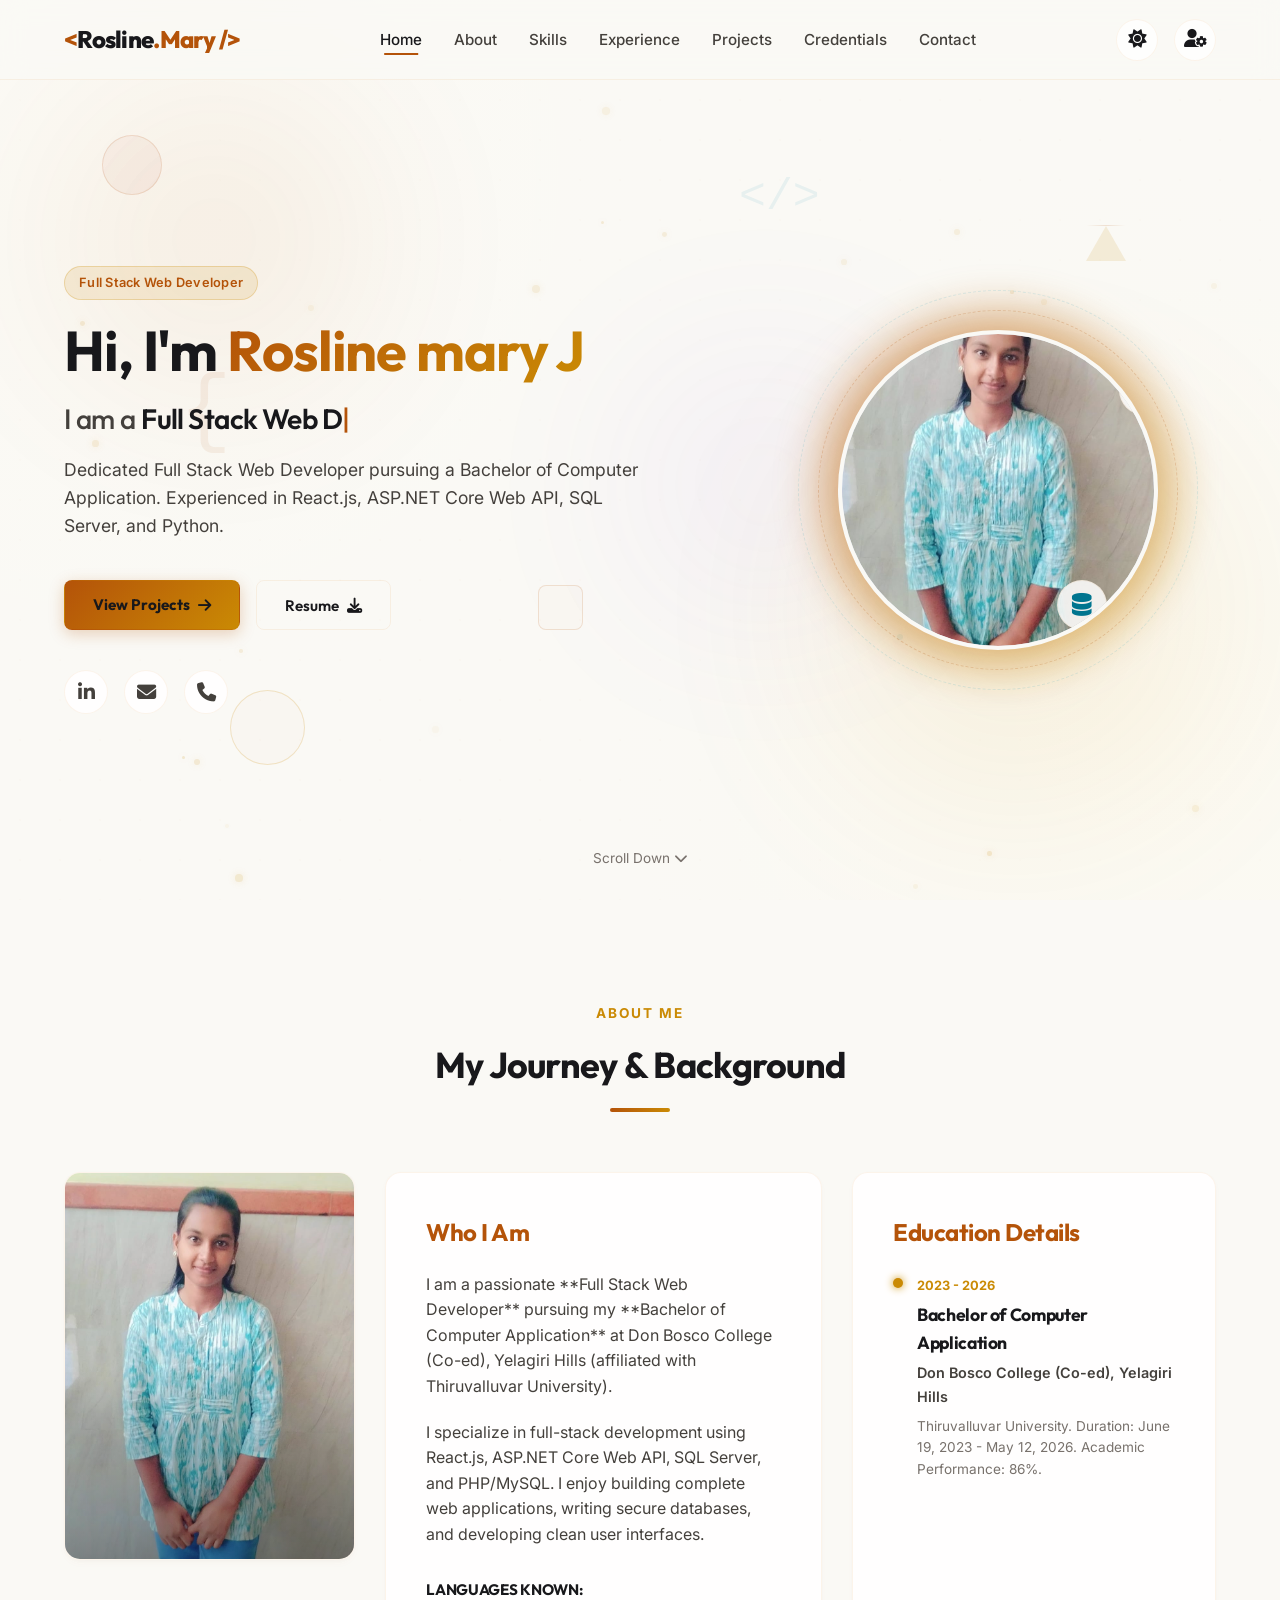
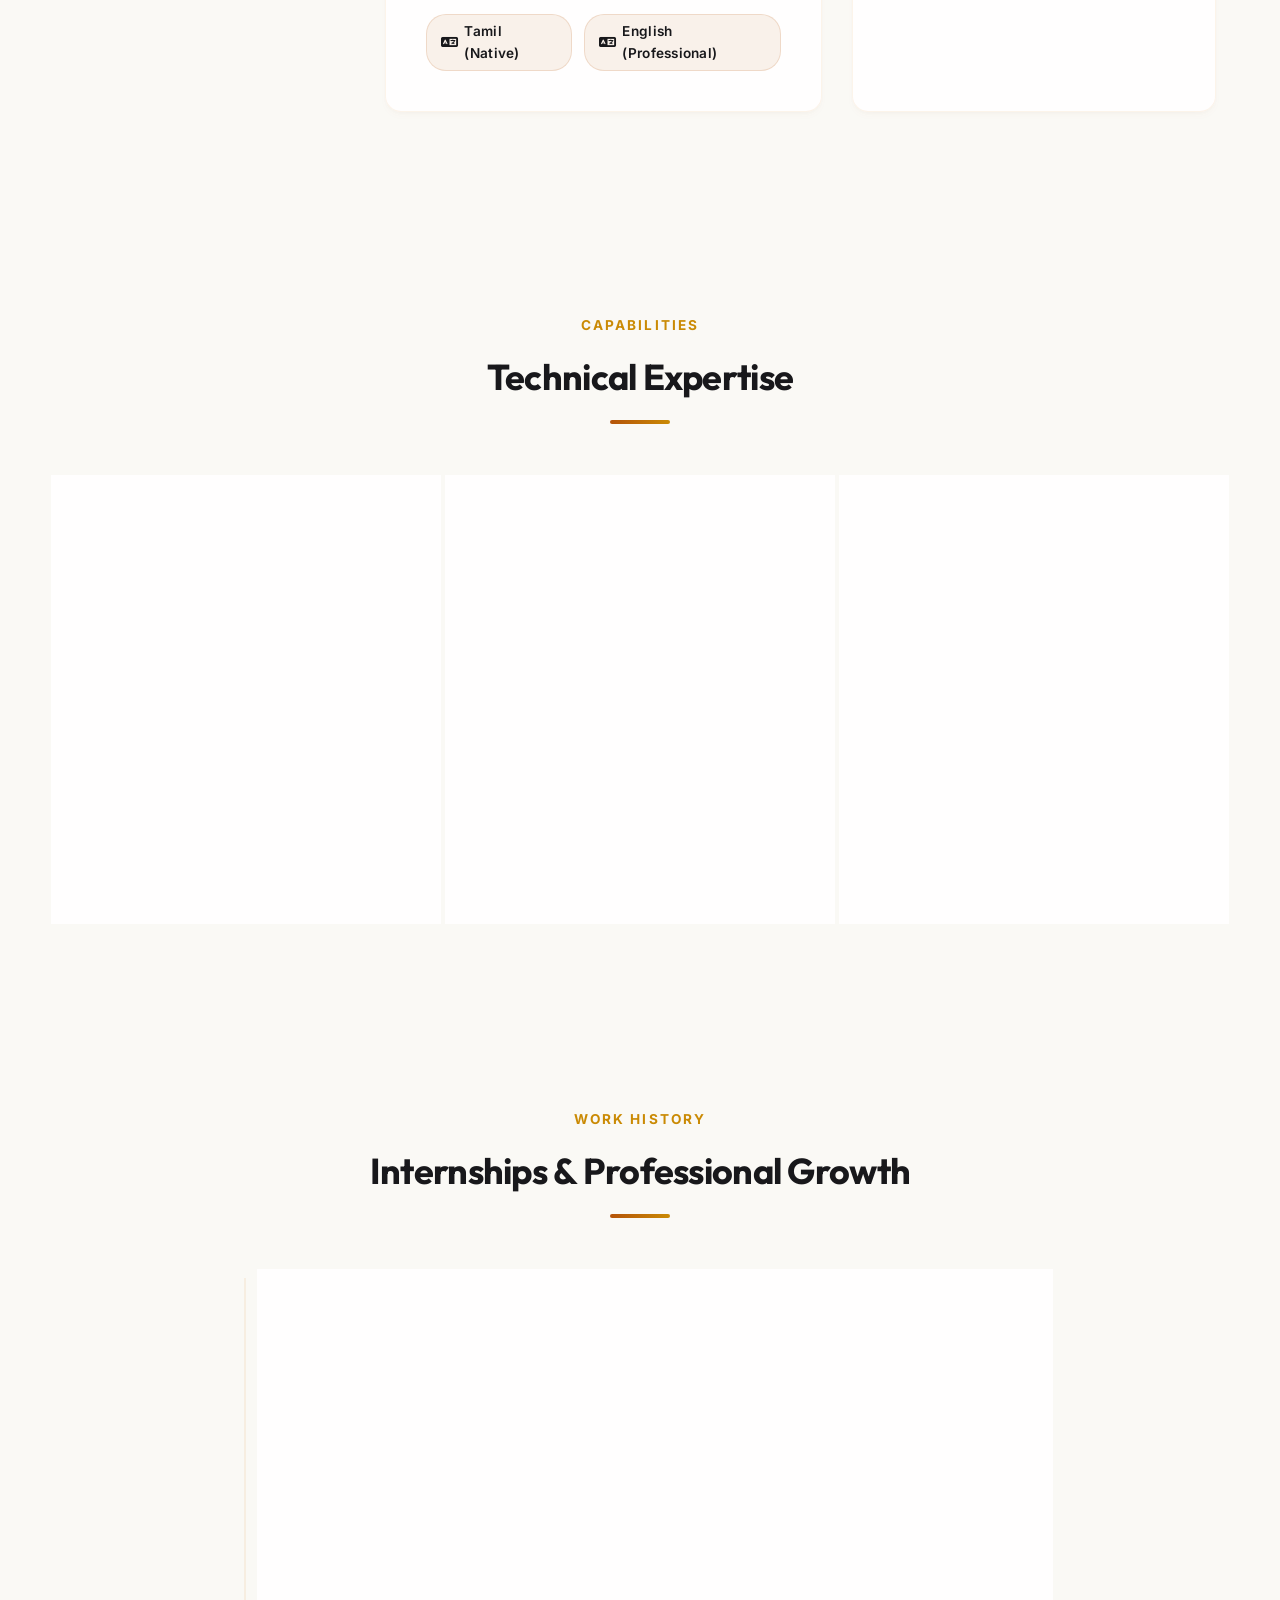
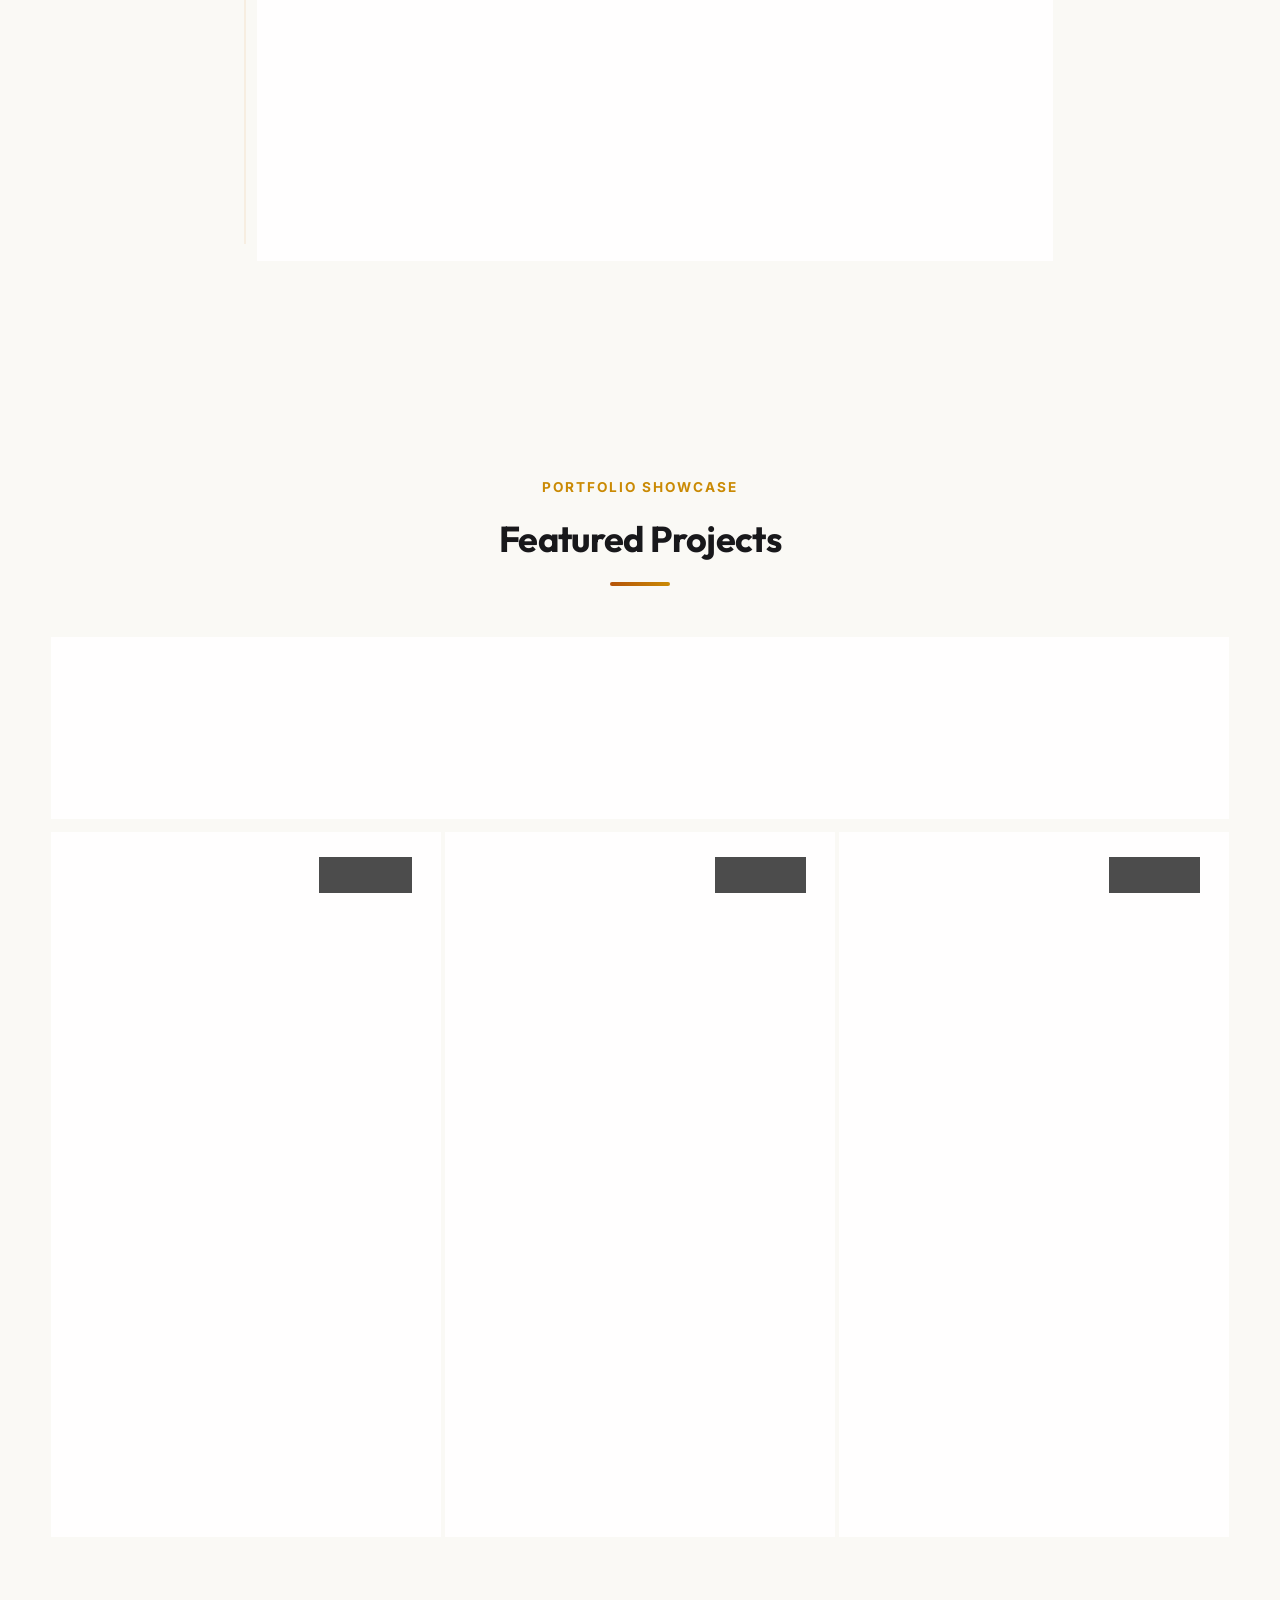
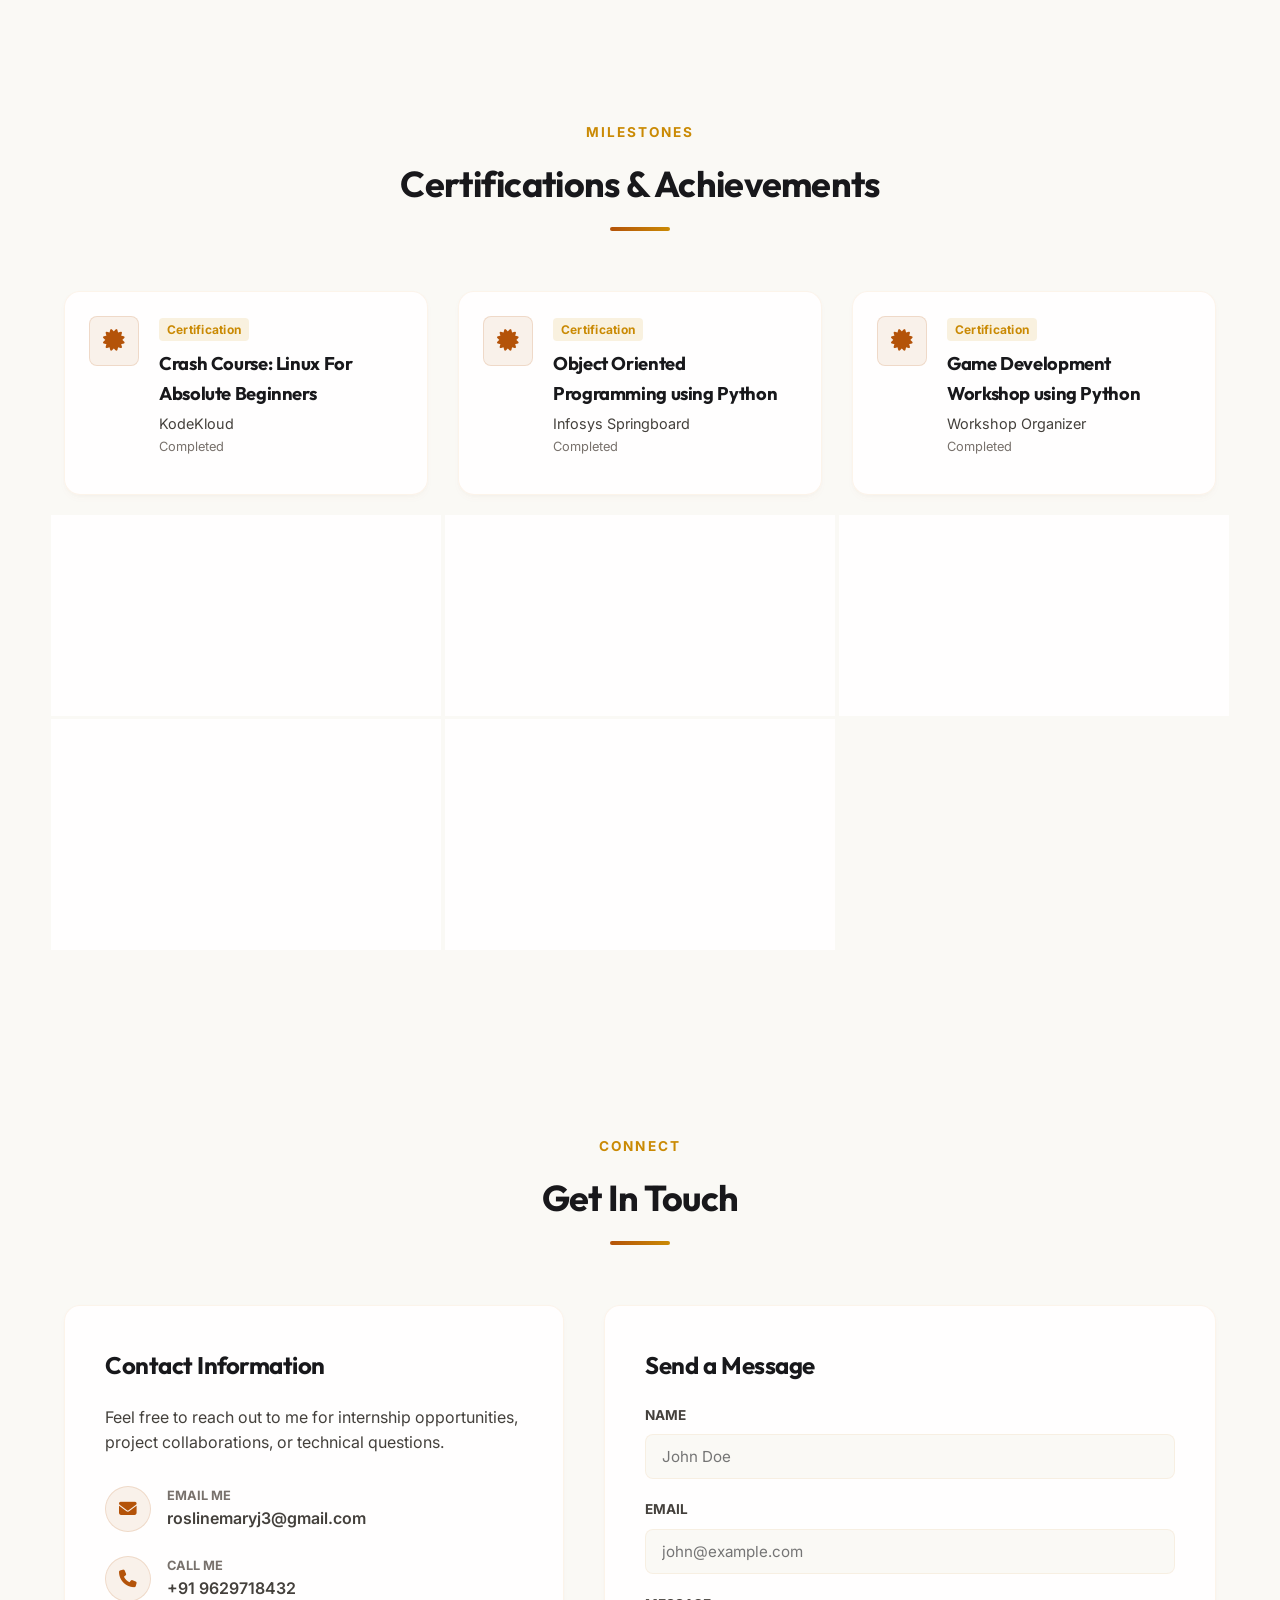
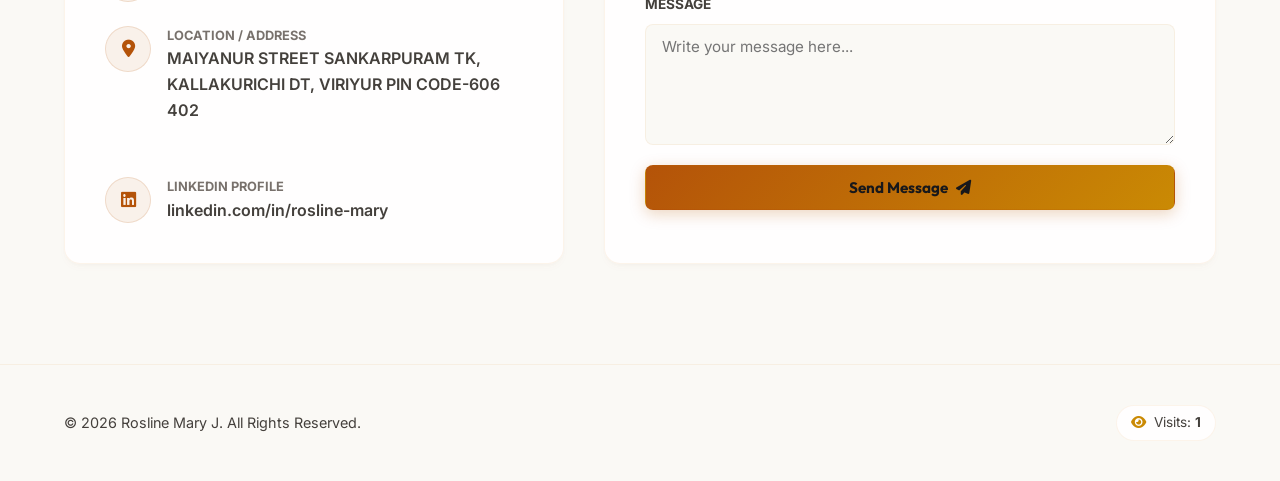
<file: index.html>
<!DOCTYPE html>
<html lang="en" data-theme="light">

<head>
    <meta charset="UTF-8">
    <meta name="viewport" content="width=device-width, initial-scale=1.0">
    <title>Rosline mary J | Full Stack Web Developer</title>
    <!-- Meta SEO -->
    <meta name="description"
        content="Portfolio of Rosline mary J, a Full Stack Web Developer specializing in React.js, ASP.NET Core Web API, SQL Server, Python, and MySQL.">
    <meta name="keywords"
        content="Rosline mary J, Portfolio, Developer, Python, MySQL, Full-Stack, React, ASP.NET Core, BCA, Don Bosco College, Vercel, Kiro">
    <meta name="author" content="Rosline mary J">

    <!-- Google Fonts -->
    <link rel="preconnect" href="https://fonts.googleapis.com">
    <link rel="preconnect" href="https://fonts.gstatic.com" crossorigin>
    <link
        href="https://fonts.googleapis.com/css2?family=Inter:wght@300;400;500;600;700&family=Outfit:wght@400;500;600;700;800&display=swap"
        rel="stylesheet">

    <!-- FontAwesome Icons -->
    <link rel="stylesheet" href="https://cdnjs.cloudflare.com/ajax/libs/font-awesome/6.4.0/css/all.min.css">

    <!-- Custom CSS -->
    <link rel="stylesheet" href="styles.css">
</head>

<body>
    <!-- Interactive background graphics -->
    <div id="cursor-glow" class="cursor-glow"></div>
    <div id="bg-particles" class="bg-particles"></div>

    <!-- Scroll Progress Bar -->
    <div id="scroll-progress"></div>

    <!-- Navigation Header -->
    <header class="header">
        <div class="container navbar-container">
            <a href="#" class="logo">
                <span class="logo-accent">&lt;</span>Rosline<span class="logo-accent">.Mary /&gt;</span>
            </a>

            <nav class="nav-menu" id="nav-menu">
                <ul class="nav-list">
                    <li><a href="#home" class="nav-link active">Home</a></li>
                    <li><a href="#about" class="nav-link">About</a></li>
                    <li><a href="#skills" class="nav-link">Skills</a></li>
                    <li><a href="#experience" class="nav-link">Experience</a></li>
                    <li><a href="#projects" class="nav-link">Projects</a></li>
                    <li><a href="#certifications" class="nav-link">Credentials</a></li>
                    <li><a href="#contact" class="nav-link">Contact</a></li>
                </ul>
            </nav>

            <div class="nav-actions">
                <!-- Theme Toggle Button -->
                <button id="theme-toggle" class="theme-toggle-btn" aria-label="Toggle Theme">
                    <i class="fa-solid fa-moon moon-icon"></i>
                    <i class="fa-solid fa-sun sun-icon"></i>
                </button>

                <!-- Admin Dashboard Quick Link -->
                <a href="admin.html" class="admin-link-btn" title="Admin Dashboard">
                    <i class="fa-solid fa-user-gear"></i>
                </a>

                <!-- Mobile Menu Toggle -->
                <button class="mobile-menu-toggle" id="mobile-menu-toggle" aria-label="Toggle navigation menu">
                    <span></span>
                    <span></span>
                    <span></span>
                </button>
            </div>
        </div>
    </header>

    <!-- Main Content -->
    <main>
        <!-- Hero Section -->
        <section id="home" class="hero-section fade-in-section">
            <div class="hero-bg-shapes">
                <div class="shape shape-1"></div>
                <div class="shape shape-2"></div>
                <div class="shape shape-3"></div>
            </div>

            <!-- 3D Floating Geometric Background Elements -->
            <div class="floating-geometrics">
                <div class="geo-shape geo-circle-1 parallax-shape" data-speed="1.5"></div>
                <div class="geo-shape geo-square-1 parallax-shape" data-speed="-1"></div>
                <div class="geo-shape geo-triangle-1 parallax-shape" data-speed="2"></div>
                <div class="geo-shape geo-circle-2 parallax-shape" data-speed="-2"></div>
                <div class="geo-shape wireframe-bracket-left parallax-shape" data-speed="0.8">&#123;</div>
                <div class="geo-shape wireframe-bracket-right parallax-shape" data-speed="-0.8">&#125;</div>
                <div class="geo-shape wireframe-slash parallax-shape" data-speed="1.2">&lt;/&gt;</div>
            </div>

            <div class="container hero-container">
                <div class="hero-content">
                    <div class="badge hero-badge">Full Stack Web Developer</div>
                    <h1 class="hero-title">
                        Hi, I'm <span class="name-gradient">Rosline mary J</span>
                    </h1>
                    <h2 class="hero-subtitle">
                        I am a <span id="typing-text"></span><span class="cursor">|</span>
                    </h2>
                    <p class="hero-description">
                        Dedicated Full Stack Web Developer pursuing a Bachelor of Computer Application. Experienced in
                        React.js, ASP.NET Core Web API, SQL Server, and Python.
                    </p>
                    <div class="hero-ctas">
                        <a href="#projects" class="btn btn-primary">
                            <span>View Projects</span>
                            <i class="fa-solid fa-arrow-right"></i>
                        </a>
                        <button onclick="window.print()" class="btn btn-secondary">
                            <span>Resume</span>
                            <i class="fa-solid fa-download"></i>
                        </button>
                    </div>
                    <div class="social-links">
                        <a href="https://linkedin.com/in/rosline-mary" target="_blank" rel="noopener"
                            class="social-icon" aria-label="LinkedIn">
                            <i class="fa-brands fa-linkedin-in"></i>
                        </a>
                        <a href="mailto:roslinemaryj3@gmail.com" class="social-icon" aria-label="Email">
                            <i class="fa-solid fa-envelope"></i>
                        </a>
                        <a href="tel:+919629718432" class="social-icon" aria-label="Phone">
                            <i class="fa-solid fa-phone"></i>
                        </a>
                    </div>
                </div>

                <div class="hero-image-container">
                    <div class="hero-image-wrapper">
                        <!-- Abstract Developer Illustration/Logo -->
                        <div class="dev-avatar-graphic">
                            <div class="avatar-glow"></div>
                            <div class="avatar-orbit-ring ring-1"></div>
                            <div class="avatar-orbit-ring ring-2"></div>
                            <div class="avatar-circle">
                                <img src="rosi-image.jpeg" alt="Rosline Mary J" class="avatar-img">
                                <div class="floating-tech html-tech parallax-shape" data-speed="1.2"><i
                                        class="fa-brands fa-html5"></i></div>
                                <div class="floating-tech py-tech parallax-shape" data-speed="-1.5"><i
                                        class="fa-brands fa-python"></i></div>
                                <div class="floating-tech db-tech parallax-shape" data-speed="2"><i
                                        class="fa-solid fa-database"></i></div>
                            </div>
                        </div>
                    </div>
                </div>
            </div>

            <div class="scroll-indicator">
                <a href="#about" aria-label="Scroll down">
                    <span>Scroll Down</span>
                    <i class="fa-solid fa-chevron-down"></i>
                </a>
            </div>
        </section>

        <!-- About Section -->
        <section id="about" class="about-section section-padding fade-in-section">
            <div class="container">
                <div class="section-header text-center">
                    <span class="section-tag">About Me</span>
                    <h2 class="section-title">My Journey & Background</h2>
                    <div class="underline"></div>
                </div>

                <div class="about-grid">
                    <div class="about-image-card glass-card">
                        <div class="about-image-wrapper">
                            <img src="rosi-image.jpeg" alt="Rosline Mary J" class="about-img-full">
                            <div class="about-image-glow"></div>
                        </div>
                    </div>
                    <div class="about-info-card glass-card">
                        <h3 class="about-subtitle">Who I Am</h3>
                        <p>
                            I am a passionate **Full Stack Web Developer** pursuing my **Bachelor of Computer
                            Application** at Don Bosco College (Co-ed), Yelagiri Hills (affiliated with Thiruvalluvar
                            University).
                        </p>
                        <p>
                            I specialize in full-stack development using React.js, ASP.NET Core Web API, SQL Server, and
                            PHP/MySQL. I enjoy building complete web applications, writing secure databases, and
                            developing clean user interfaces.
                        </p>

                        <div class="languages-box">
                            <h4 class="small-title">Languages Known:</h4>
                            <div class="lang-tags">
                                <span class="badge lang-badge"><i class="fa-solid fa-language"></i> Tamil
                                    (Native)</span>
                                <span class="badge lang-badge"><i class="fa-solid fa-language"></i> English
                                    (Professional)</span>
                            </div>
                        </div>
                    </div>

                    <div class="about-details-card glass-card">
                        <h3 class="about-subtitle">Education Details</h3>
                        <div class="timeline-compact">
                            <div class="timeline-compact-item">
                                <div class="t-bullet"></div>
                                <div class="t-content">
                                    <span class="t-date">2023 - 2026</span>
                                    <h4 class="t-title">Bachelor of Computer Application</h4>
                                    <p class="t-subtitle">Don Bosco College (Co-ed), Yelagiri Hills</p>
                                    <p class="t-desc">Thiruvalluvar University. Duration: June 19, 2023 - May 12, 2026.
                                        Academic Performance: 86%.</p>
                                </div>
                            </div>
                        </div>
                    </div>
                </div>
            </div>
        </section>

        <!-- Skills Section -->
        <section id="skills" class="skills-section section-padding fade-in-section">
            <div class="container">
                <div class="section-header text-center">
                    <span class="section-tag">Capabilities</span>
                    <h2 class="section-title">Technical Expertise</h2>
                    <div class="underline"></div>
                </div>

                <div class="skills-grid">
                    <!-- Languages & Core Concepts -->
                    <div class="skills-card glass-card">
                        <div class="card-icon"><i class="fa-solid fa-code"></i></div>
                        <h3>Languages & Core Concepts</h3>
                        <ul class="skills-list">
                            <li>
                                <div class="skill-name">Python</div>
                                <div class="skill-progress-bar">
                                    <div class="skill-progress" style="width: 85%"></div>
                                </div>
                            </li>
                            <li>
                                <div class="skill-name">HTML & CSS</div>
                                <div class="skill-progress-bar">
                                    <div class="skill-progress" style="width: 90%"></div>
                                </div>
                            </li>
                            <li>
                                <div class="skill-name">Cloud Computing</div>
                                <div class="skill-progress-bar">
                                    <div class="skill-progress" style="width: 80%"></div>
                                </div>
                            </li>
                            <li>
                                <div class="skill-name">Artificial Intelligence (Basics)</div>
                                <div class="skill-progress-bar">
                                    <div class="skill-progress" style="width: 75%"></div>
                                </div>
                            </li>
                        </ul>
                    </div>

                    <!-- Databases & Frameworks -->
                    <div class="skills-card glass-card">
                        <div class="card-icon"><i class="fa-solid fa-database"></i></div>
                        <h3>Databases & Frameworks</h3>
                        <ul class="skills-list">
                            <li>
                                <div class="skill-name">MySQL</div>
                                <div class="skill-progress-bar">
                                    <div class="skill-progress" style="width: 85%"></div>
                                </div>
                            </li>
                            <li>
                                <div class="skill-name">SQL Server</div>
                                <div class="skill-progress-bar">
                                    <div class="skill-progress" style="width: 80%"></div>
                                </div>
                            </li>
                            <li>
                                <div class="skill-name">Entity Framework</div>
                                <div class="skill-progress-bar">
                                    <div class="skill-progress" style="width: 75%"></div>
                                </div>
                            </li>
                            <li>
                                <div class="skill-name">React.js & ASP.NET Core</div>
                                <div class="skill-progress-bar">
                                    <div class="skill-progress" style="width: 80%"></div>
                                </div>
                            </li>
                        </ul>
                    </div>

                    <!-- Tools & Platforms -->
                    <div class="skills-card glass-card">
                        <div class="card-icon"><i class="fa-solid fa-screwdriver-wrench"></i></div>
                        <h3>Tools & Platforms</h3>
                        <ul class="skills-list">
                            <li>
                                <div class="skill-name">Visual Studio Code (VS Code)</div>
                                <div class="skill-progress-bar">
                                    <div class="skill-progress" style="width: 90%"></div>
                                </div>
                            </li>
                            <li>
                                <div class="skill-name">GitHub (Version Control)</div>
                                <div class="skill-progress-bar">
                                    <div class="skill-progress" style="width: 85%"></div>
                                </div>
                            </li>
                            <li>
                                <div class="skill-name">Kiro & Vercel</div>
                                <div class="skill-progress-bar">
                                    <div class="skill-progress" style="width: 80%"></div>
                                </div>
                            </li>
                            <li>
                                <div class="skill-name">Postman (API Testing)</div>
                                <div class="skill-progress-bar">
                                    <div class="skill-progress" style="width: 85%"></div>
                                </div>
                            </li>
                        </ul>
                    </div>
                </div>
            </div>
        </section>

        <!-- Experience Section -->
        <section id="experience" class="experience-section section-padding fade-in-section">
            <div class="container">
                <div class="section-header text-center">
                    <span class="section-tag">Work History</span>
                    <h2 class="section-title">Internships & Professional Growth</h2>
                    <div class="underline"></div>
                </div>

                <div class="experience-timeline">
                    <div class="timeline-item glass-card">
                        <div class="timeline-icon">
                            <i class="fa-solid fa-laptop-code"></i>
                        </div>
                        <div class="timeline-content">
                            <span class="timeline-duration">12/05/2025 – 30/05/2025</span>
                            <h3 class="role-title">Student | Full Stack Web Developer</h3>
                            <h4 class="company-name">Sankarpuram, Kallakurichi</h4>
                            <p class="experience-summary">
                                Worked on Full Stack Web Development using React.js, ASP.NET Core Web API, and SQL
                                Server.
                            </p>
                            <ul class="experience-points">
                                <li>Developed a web application with frontend, backend, and database integration.</li>
                                <li>Implemented CRUD operations for efficient data management and system functionality.
                                </li>
                                <li>Used Entity Framework for database connectivity and handling database operations.
                                </li>
                                <li>Tested APIs using Postman to ensure proper functionality and performance.</li>
                                <li>Managed source code and version control using GitHub.</li>
                                <li>Gained practical knowledge of the Software Development Life Cycle (SDLC).</li>
                                <li>Improved skills in debugging, testing, problem-solving, and teamwork.</li>
                                <li>Learned secure data handling and backend API integration techniques.</li>
                            </ul>
                            <div class="timeline-tech-tags">
                                <span class="badge tech-badge">React.js</span>
                                <span class="badge tech-badge">ASP.NET Core</span>
                                <span class="badge tech-badge">Web API</span>
                                <span class="badge tech-badge">SQL Server</span>
                                <span class="badge tech-badge">Entity Framework</span>
                                <span class="badge tech-badge">Postman</span>
                                <span class="badge tech-badge">GitHub</span>
                            </div>
                        </div>
                    </div>
                </div>
            </div>
        </section>

        <!-- Projects Section -->
        <section id="projects" class="projects-section section-padding fade-in-section">
            <div class="container">
                <div class="section-header text-center">
                    <span class="section-tag">Portfolio Showcase</span>
                    <h2 class="section-title">Featured Projects</h2>
                    <div class="underline"></div>
                </div>

                <!-- Search and Filter Panel -->
                <div class="filter-panel glass-card">
                    <div class="search-box">
                        <i class="fa-solid fa-magnifying-glass search-icon"></i>
                        <input type="text" id="project-search"
                            placeholder="Search projects by name, description, or technology...">
                    </div>
                    <div class="filter-buttons">
                        <button class="filter-btn active" data-filter="all">All</button>
                        <button class="filter-btn" data-filter="frontend">Frontend</button>
                        <button class="filter-btn" data-filter="backend">Backend/APIs</button>
                        <button class="filter-btn" data-filter="fullstack">Full-Stack</button>
                        <button class="filter-btn" data-filter="database">Database-Focused</button>
                    </div>
                </div>

                <!-- Projects Grid (Loaded Dynamically via app.js) -->
                <div class="projects-grid" id="projects-grid">
                    <!-- Dynamic cards inject here -->
                </div>
            </div>
        </section>

        <!-- Certifications & Achievements Section -->
        <section id="certifications" class="credentials-section section-padding fade-in-section">
            <div class="container">
                <div class="section-header text-center">
                    <span class="section-tag">Milestones</span>
                    <h2 class="section-title">Certifications & Achievements</h2>
                    <div class="underline"></div>
                </div>

                <!-- Credentials Grid (Loaded Dynamically via app.js) -->
                <div class="credentials-grid" id="credentials-grid">
                    <!-- Dynamic cards inject here -->
                </div>
            </div>
        </section>

        <!-- Contact Section -->
        <section id="contact" class="contact-section section-padding fade-in-section">
            <div class="container">
                <div class="section-header text-center">
                    <span class="section-tag">Connect</span>
                    <h2 class="section-title">Get In Touch</h2>
                    <div class="underline"></div>
                </div>

                <div class="contact-grid">
                    <div class="contact-info-card glass-card">
                        <h3>Contact Information</h3>
                        <p>Feel free to reach out to me for internship opportunities, project collaborations, or
                            technical questions.</p>

                        <div class="info-items">
                            <div class="info-item">
                                <div class="info-icon"><i class="fa-solid fa-envelope"></i></div>
                                <div class="info-text">
                                    <span>Email Me</span>
                                    <a href="mailto:roslinemaryj3@gmail.com">roslinemaryj3@gmail.com</a>
                                </div>
                            </div>

                            <div class="info-item">
                                <div class="info-icon"><i class="fa-solid fa-phone"></i></div>
                                <div class="info-text">
                                    <span>Call Me</span>
                                    <a href="tel:+919629718432">+91 9629718432</a>
                                </div>
                            </div>

                            <div class="info-item">
                                <div class="info-icon"><i class="fa-solid fa-location-dot"></i></div>
                                <div class="info-text">
                                    <span>Location / Address</span>
                                    <p>MAIYANUR STREET SANKARPURAM TK, KALLAKURICHI DT, VIRIYUR PIN CODE-606 402</p>
                                </div>
                            </div>

                            <div class="info-item">
                                <div class="info-icon"><i class="fa-brands fa-linkedin"></i></div>
                                <div class="info-text">
                                    <span>LinkedIn Profile</span>
                                    <a href="https://linkedin.com/in/rosline-mary" target="_blank"
                                        rel="noopener">linkedin.com/in/rosline-mary</a>
                                </div>
                            </div>
                        </div>
                    </div>

                    <div class="contact-form-card glass-card">
                        <h3>Send a Message</h3>
                        <form id="contact-form" class="contact-form">
                            <div class="form-group">
                                <label for="form-name">Name</label>
                                <input type="text" id="form-name" required placeholder="John Doe">
                            </div>

                            <div class="form-group">
                                <label for="form-email">Email</label>
                                <input type="email" id="form-email" required placeholder="john@example.com">
                            </div>

                            <div class="form-group">
                                <label for="form-message">Message</label>
                                <textarea id="form-message" rows="5" required
                                    placeholder="Write your message here..."></textarea>
                            </div>

                            <button type="submit" class="btn btn-primary w-100">
                                <span>Send Message</span>
                                <i class="fa-solid fa-paper-plane"></i>
                            </button>
                        </form>
                        <div id="form-feedback" class="form-feedback hidden"></div>
                    </div>
                </div>
            </div>
        </section>
    </main>

    <!-- Printable Resume View (Hidden on screen, customized layout for printing) -->
    <div id="printable-resume" class="print-only">
        <div class="print-header">
            <h1 class="print-name">Rosline mary J</h1>
            <p class="print-subtitle">Full Stack Web Developer</p>
            <div class="print-contact-info">
                <span><i class="fa-solid fa-phone"></i> +91 9629718432</span> |
                <span><i class="fa-solid fa-envelope"></i> roslinemaryj3@gmail.com</span> |
                <span><i class="fa-solid fa-location-dot"></i> MAIYANUR STREET SANKARPURAM TK KALLAKURICHI DT VIRIYUR
                    PIN CODE-606 402</span>
            </div>
            <div class="print-links">
                <span><i class="fa-brands fa-linkedin"></i> linkedin.com/in/rosline-mary</span> |
                <span><i class="fa-brands fa-github"></i> github.com/rosline-mary</span>
            </div>
        </div>

        <div class="print-section">
            <h2 class="print-section-title">Education</h2>
            <div class="print-education-item">
                <div class="print-edu-header">
                    <strong>Bachelor of Computer Application</strong>
                    <span>2023 - 2026</span>
                </div>
                <div class="print-school">Don Bosco College (Co-ed), Yelagiri Hills</div>
                <p class="print-board">Thiruvalluvar University | June 19, 2023 - May 12, 2026 | Percentage: 86%</p>
            </div>
        </div>

        <div class="print-section">
            <h2 class="print-section-title">Internship Experience</h2>
            <div class="print-experience-item">
                <div class="print-exp-header">
                    <strong>Student | Full Stack Web Developer</strong>
                    <span>12/05/2025 – 30/05/2025</span>
                </div>
                <div class="print-company">Sankarpuram, Kallakurichi (Internship Program - Jagan Digitech)</div>
                <ul class="print-bullets">
                    <li>Worked on Full Stack Web Development using React.js, ASP.NET Core Web API, and SQL Server.</li>
                    <li>Developed a web application with frontend, backend, and database integration.</li>
                    <li>Implemented CRUD operations for efficient data management and system functionality.</li>
                    <li>Used Entity Framework for database connectivity and handling database operations.</li>
                    <li>Tested APIs using Postman to ensure proper functionality and performance.</li>
                    <li>Managed source code and version control using GitHub.</li>
                    <li>Gained practical knowledge of the Software Development Life Cycle (SDLC).</li>
                    <li>Improved skills in debugging, testing, problem-solving, and teamwork.</li>
                    <li>Learned secure data handling and backend API integration techniques.</li>
                </ul>
            </div>
        </div>

        <div class="print-section">
            <h2 class="print-section-title">Projects</h2>
            <div class="print-project-item">
                <div class="print-proj-header">
                    <strong>Marriage Hall Booking System</strong>
                    <span>Frontend: HTML, CSS, JS | Backend: PHP, MySQL</span>
                </div>
                <p>Developed a web-based Marriage Hall Booking System to enable online hall availability checking and
                    reservation management. Designed an admin panel for managing halls, customers, and booking records
                    efficiently. Integrated MySQL database for secure data storage and seamless backend connectivity.
                    Enhanced skills in web development, backend integration, database management, and user-friendly
                    application design.</p>
            </div>
            <div class="print-project-item">
                <div class="print-proj-header">
                    <strong>Don Bosco Skill Mission Allocation Management System</strong>
                    <span>HTML, CSS, JavaScript</span>
                </div>
                <p>Built and deployed a web-based management system for Refectory Allocations and Mass Reading
                    Schedules. Developed Admin Login, Dashboard, allocation management, and schedule publishing
                    features. Created a responsive and user-friendly interface for administrators and users. Deployed
                    the application using Vercel.</p>
            </div>
            <div class="print-project-item">
                <div class="print-proj-header">
                    <strong>Don Bosco Skill Mission (DBSM) Landing Page</strong>
                    <span>React.js, HTML, CSS, JavaScript</span>
                </div>
                <p>Developed a responsive and interactive website for Don Bosco Skill Mission (DBSM) to showcase skill
                    development programs, courses, campus facilities, and career opportunities. Designed modern course
                    sections for EV (Electric Vehicle), GSA (Hospitality & Hotel Management), AWS (Cloud Computing), and
                    DCOM (Data Center Operations). Implemented engaging animations, responsive layouts, interactive
                    sections, and user-friendly navigation to provide an attractive digital experience. Enhanced skills
                    in React.js, responsive web design, UI/UX development, component-based architecture, and modern
                    frontend development.</p>
            </div>
        </div>

        <div class="print-section">
            <h2 class="print-section-title">Skills</h2>
            <p><strong>Programming Languages:</strong> Python, HTML, CSS, Cloud Computing, Artificial Intelligence
                (Basics)</p>
            <p><strong>Tools / Platforms:</strong> Visual Studio Code (VS Code), GitHub, Kiro, Vercel</p>
            <p><strong>Databases:</strong> MySQL</p>
        </div>

        <div class="print-section">
            <h2 class="print-section-title">Certifications</h2>
            <ul class="print-bullets">
                <li>Crash Course: Linux For Absolute Beginners - KodeKloud.</li>
                <li>Object Oriented Programming using Python - Infosys Springboard.</li>
                <li>Game Development Workshop using Python.</li>
                <li>Internship Program - Jagan Digitech.</li>
                <li>OOPs Concepts in C++ - Great Learning Academy.</li>
                <li>Digital Marketing Course - IBM SkillsBuild.</li>
                <li>AWS Cloud Quest - AWS.</li>
                <li>AWS Cloud practitioner Essentials - AWS.</li>
            </ul>
        </div>
    </div>

    <!-- Footer -->
    <footer class="footer">
        <div class="container footer-container">
            <p class="copyright">&copy; 2026 Rosline Mary J. All Rights Reserved.</p>
            <!-- Visitor Counter Badge -->
            <div class="visitor-counter-badge">
                <i class="fa-solid fa-eye"></i>
                <span>Visits: <strong id="visitor-count">0</strong></span>
            </div>
        </div>
    </footer>

    <!-- App Script -->
    <script src="app.js"></script>
</body>

</html>
</file>
<file: styles.css>
:root {
    --font-heading: 'Outfit', 'Inter', sans-serif;
    --font-body: 'Inter', sans-serif;

    /* Theme-independent layout tokens */
    --border-radius-sm: 8px;
    --border-radius-md: 16px;
    --border-radius-lg: 24px;
    --transition-fast: 0.2s ease;
    --transition-normal: 0.3s ease;
    --transition-slow: 0.5s ease;
    --container-max-width: 1200px;
    --nav-height: 80px;

    /* Modern Light Yellow + Cream Theme (Default) */
    --bg-color: #faf9f5;
    --bg-grid: rgba(217, 119, 6, 0.015);
    --card-bg: rgba(255, 255, 255, 0.85);
    --card-border: rgba(217, 119, 6, 0.08);
    --card-hover-border: rgba(217, 119, 6, 0.35);
    
    --text-primary: #18181b;
    --text-secondary: #44403c;
    --text-muted: #78716c;
    
    --primary-accent: #b45309; /* Deep golden amber for high contrast text/links */
    --primary-accent-rgb: 180, 83, 9;
    --secondary-accent: #ca8a04; /* Yellow-600 for icons/badges */
    --secondary-accent-rgb: 202, 138, 4;
    --secondary-accent-blue: #0891b2; /* 5% secondary accent blue */
    --secondary-accent-blue-rgb: 8, 145, 178;
    
    --accent-glow: rgba(202, 138, 4, 0.15);
    --nav-bg: rgba(250, 249, 245, 0.85);
    --shadow-sm: 0 4px 10px -2px rgba(180, 83, 9, 0.03), 0 2px 6px -1px rgba(0, 0, 0, 0.03);
    --shadow-md: 0 10px 20px -5px rgba(180, 83, 9, 0.05), 0 4px 8px -2px rgba(0, 0, 0, 0.03);
    --shadow-lg: 0 20px 30px -8px rgba(180, 83, 9, 0.08), 0 8px 16px -4px rgba(0, 0, 0, 0.04);
}

/* Dark Theme overrides */
[data-theme="dark"] {
    --bg-color: #0e0e11;
    --bg-grid: rgba(251, 191, 36, 0.01);
    --card-bg: rgba(22, 22, 26, 0.7);
    --card-border: rgba(255, 255, 255, 0.05);
    --card-hover-border: rgba(251, 191, 36, 0.35);
    
    --text-primary: #f4f4f5;
    --text-secondary: #a1a1aa;
    --text-muted: #717172;
    
    --primary-accent: #f59e0b; /* Amber-500 */
    --primary-accent-rgb: 245, 158, 11;
    --secondary-accent: #fbbf24; /* Amber-400 */
    --secondary-accent-rgb: 251, 191, 36;
    --secondary-accent-blue: #22d3ee; /* 5% secondary accent blue in dark mode */
    --secondary-accent-blue-rgb: 34, 211, 238;
    
    --accent-glow: rgba(245, 158, 11, 0.25);
    --nav-bg: rgba(14, 14, 17, 0.85);
    --shadow-sm: 0 4px 6px -1px rgba(0, 0, 0, 0.5);
    --shadow-md: 0 10px 15px -3px rgba(0, 0, 0, 0.6);
    --shadow-lg: 0 20px 25px -5px rgba(0, 0, 0, 0.7);
}

/* Reset and Global Styles */
* {
    margin: 0;
    padding: 0;
    box-sizing: border-box;
    scroll-behavior: smooth;
}

body {
    background-color: var(--bg-color);
    color: var(--text-primary);
    font-family: var(--font-body);
    line-height: 1.6;
    overflow-x: hidden;
    transition: background-color 0.4s ease, color 0.4s ease, border-color 0.4s ease, box-shadow 0.4s ease;
    background-image: 
        radial-gradient(circle at 10% 20%, rgba(254, 252, 243, 0.4) 0%, transparent 40%),
        radial-gradient(circle at 90% 80%, rgba(255, 251, 235, 0.4) 0%, transparent 40%),
        radial-gradient(var(--bg-grid) 1px, transparent 0);
    background-size: 100% 100%, 100% 100%, 40px 40px;
    background-position: 0 0, 0 0, 0 0;
    background-attachment: fixed;
}

[data-theme="dark"] body {
    background-image: 
        radial-gradient(circle at 10% 20%, rgba(20, 20, 25, 0.8) 0%, transparent 50%),
        radial-gradient(circle at 90% 80%, rgba(15, 15, 20, 0.8) 0%, transparent 50%),
        radial-gradient(var(--bg-grid) 1px, transparent 0);
}

.container {
    width: 100%;
    max-width: var(--container-max-width);
    margin: 0 auto;
    padding: 0 24px;
}

section {
    position: relative;
    overflow: hidden;
}

.section-padding {
    padding: 100px 0;
}

/* Scroll Progress Bar */
#scroll-progress {
    position: fixed;
    top: 0;
    left: 0;
    width: 0%;
    height: 4px;
    background: linear-gradient(to right, var(--primary-accent), var(--secondary-accent));
    z-index: 9999;
    transition: width 0.1s ease-out;
}

/* Typography & Headings */
h1, h2, h3, h4, h5, h6 {
    font-family: var(--font-heading);
    font-weight: 700;
    letter-spacing: -0.02em;
}

a {
    color: inherit;
    text-decoration: none;
    transition: color var(--transition-fast);
}

ul {
    list-style: none;
}

img {
    max-width: 100%;
    height: auto;
    display: block;
}

/* Custom Scrollbar */
::-webkit-scrollbar {
    width: 10px;
}
::-webkit-scrollbar-track {
    background: var(--bg-color);
}
::-webkit-scrollbar-thumb {
    background: var(--card-border);
    border-radius: 5px;
    border: 2px solid var(--bg-color);
}
::-webkit-scrollbar-thumb:hover {
    background: var(--primary-accent);
}

/* Glassmorphic Utilities */
.glass-card {
    transform-style: preserve-3d;
    perspective: 1000px;
    background: var(--card-bg);
    border: 1px solid var(--card-border);
    backdrop-filter: blur(12px) saturate(110%);
    -webkit-backdrop-filter: blur(12px) saturate(110%);
    border-radius: var(--border-radius-md);
    box-shadow: var(--shadow-sm);
    transition: transform var(--transition-normal), border-color var(--transition-normal), box-shadow var(--transition-normal), background var(--transition-normal);
}

.glass-card:hover {
    border-color: var(--card-hover-border);
    box-shadow: 0 16px 36px -12px var(--accent-glow);
}

/* Badges */
.badge {
    display: inline-block;
    padding: 6px 14px;
    font-size: 0.85rem;
    font-weight: 600;
    border-radius: 20px;
    letter-spacing: 0.02em;
}

/* Buttons System */
.btn {
    display: inline-flex;
    align-items: center;
    justify-content: center;
    gap: 8px;
    padding: 12px 28px;
    font-size: 0.95rem;
    font-weight: 600;
    font-family: var(--font-heading);
    border-radius: var(--border-radius-sm);
    cursor: pointer;
    transition: all var(--transition-normal);
    border: none;
}

.btn-primary {
    background: linear-gradient(135deg, var(--primary-accent), var(--secondary-accent));
    color: #ffffff;
    box-shadow: 0 4px 15px rgba(var(--primary-accent-rgb), 0.25);
    border: 1px solid rgba(var(--primary-accent-rgb), 0.1);
}

[data-theme="light"] .btn-primary {
    color: #18181b; /* Charcoal dark text for visual contrast on light button gradient */
    font-weight: 700;
}

.btn-primary:hover {
    transform: translateY(-2px);
    box-shadow: 0 8px 25px rgba(var(--primary-accent-rgb), 0.4);
    background: linear-gradient(135deg, var(--secondary-accent), var(--primary-accent));
}

.btn-primary:active {
    transform: translateY(1px);
    box-shadow: 0 2px 8px rgba(var(--primary-accent-rgb), 0.2);
}

.btn-secondary {
    background: transparent;
    color: var(--text-primary);
    border: 1px solid var(--card-border);
    backdrop-filter: blur(4px);
}

.btn-secondary:hover {
    background: rgba(var(--primary-accent-rgb), 0.05);
    border-color: var(--primary-accent);
    color: var(--primary-accent);
    transform: translateY(-2px);
}

.btn-secondary:active {
    transform: translateY(1px);
}

.btn-logout {
    background: rgba(239, 68, 68, 0.1);
    color: #ef4444;
    border: 1px solid rgba(239, 68, 68, 0.2);
}

.btn-logout:hover {
    background: #ef4444;
    color: #ffffff;
}

.btn-danger {
    background: #ef4444;
    color: white;
}
.btn-danger:hover {
    background: #dc2626;
}

.w-100 {
    width: 100%;
}

/* Section Header styling */
.section-header {
    margin-bottom: 60px;
}
.section-tag {
    font-size: 0.85rem;
    font-weight: 700;
    text-transform: uppercase;
    letter-spacing: 0.15em;
    color: var(--secondary-accent);
}
.section-title {
    font-size: 2.25rem;
    margin-top: 10px;
    margin-bottom: 15px;
}
.underline {
    width: 60px;
    height: 4px;
    background: linear-gradient(to right, var(--primary-accent), var(--secondary-accent));
    margin: 0 auto;
    border-radius: 2px;
}
.text-center {
    text-align: center;
}

/* Navigation Header */
.header {
    position: fixed;
    top: 0;
    left: 0;
    width: 100%;
    height: var(--nav-height);
    background: var(--nav-bg);
    border-bottom: 1px solid var(--card-border);
    backdrop-filter: blur(12px);
    -webkit-backdrop-filter: blur(12px);
    z-index: 1000;
    transition: all var(--transition-normal);
}

.header-scrolled {
    height: 70px;
    box-shadow: var(--shadow-md);
}

.navbar-container {
    display: flex;
    align-items: center;
    justify-content: space-between;
    height: 100%;
}

.logo {
    font-family: var(--font-heading);
    font-size: 1.5rem;
    font-weight: 800;
    letter-spacing: -0.03em;
}

.logo-accent {
    color: var(--primary-accent);
}

.nav-list {
    display: flex;
    gap: 32px;
}

.nav-link {
    font-size: 0.95rem;
    font-weight: 500;
    color: var(--text-secondary);
    position: relative;
    padding: 6px 0;
}

.nav-link:hover, .nav-link.active {
    color: var(--text-primary);
}

.nav-link::after {
    content: '';
    position: absolute;
    bottom: 0;
    left: 50%;
    width: 0%;
    height: 2px;
    background: var(--primary-accent);
    transition: all 0.3s cubic-bezier(0.4, 0, 0.2, 1);
    transform: translateX(-50%);
}

.nav-link:hover::after, .nav-link.active::after {
    width: 80%;
}

.nav-actions {
    display: flex;
    align-items: center;
    gap: 16px;
}

/* Theme Toggle Button */
.theme-toggle-btn {
    width: 42px;
    height: 42px;
    border-radius: 50%;
    background: var(--card-bg);
    border: 1px solid var(--card-border);
    color: var(--text-primary);
    cursor: pointer;
    display: flex;
    align-items: center;
    justify-content: center;
    font-size: 1.15rem;
    transition: all var(--transition-normal);
}

.theme-toggle-btn:hover {
    border-color: var(--primary-accent);
    color: var(--primary-accent);
    box-shadow: 0 0 10px var(--accent-glow);
}

/* Displaying icons correctly */
.sun-icon {
    display: none;
}
[data-theme="light"] .sun-icon {
    display: block;
}
[data-theme="light"] .moon-icon {
    display: none;
}
[data-theme="dark"] .sun-icon {
    display: none;
}
[data-theme="dark"] .moon-icon {
    display: block;
}

.admin-link-btn {
    width: 42px;
    height: 42px;
    border-radius: 50%;
    background: var(--card-bg);
    border: 1px solid var(--card-border);
    color: var(--text-primary);
    display: flex;
    align-items: center;
    justify-content: center;
    font-size: 1.15rem;
    transition: all var(--transition-normal);
}
.admin-link-btn:hover {
    border-color: var(--secondary-accent);
    color: var(--secondary-accent);
}

/* Mobile Menu Toggle */
.mobile-menu-toggle {
    display: none;
    flex-direction: column;
    justify-content: space-between;
    width: 24px;
    height: 18px;
    background: transparent;
    border: none;
    cursor: pointer;
    z-index: 1001;
}

.mobile-menu-toggle span {
    width: 100%;
    height: 2px;
    background-color: var(--text-primary);
    border-radius: 2px;
    transition: all var(--transition-normal);
}

/* Hero Section */
.hero-section {
    min-height: 100vh;
    display: flex;
    align-items: center;
    padding-top: var(--nav-height);
}

.hero-bg-shapes .shape {
    position: absolute;
    border-radius: 50%;
    filter: blur(100px);
    z-index: 0;
    opacity: 0.15;
}
[data-theme="light"] .hero-bg-shapes .shape {
    opacity: 0.08;
}

.shape-1 {
    top: 10%;
    left: 5%;
    width: 300px;
    height: 300px;
    background-color: var(--primary-accent);
}
.shape-2 {
    bottom: 10%;
    right: 5%;
    width: 400px;
    height: 400px;
    background-color: var(--secondary-accent);
}
.shape-3 {
    top: 40%;
    left: 50%;
    width: 250px;
    height: 250px;
    background-color: #8b5cf6;
}

.hero-container {
    display: grid;
    grid-template-columns: 1.2fr 0.8fr;
    align-items: center;
    gap: 60px;
    position: relative;
    z-index: 1;
}

.hero-badge {
    background: rgba(var(--secondary-accent-rgb), 0.12);
    color: var(--primary-accent);
    border: 1px solid rgba(var(--secondary-accent-rgb), 0.25);
    margin-bottom: 20px;
    font-size: 0.8rem;
}

.hero-title {
    font-size: 3.5rem;
    line-height: 1.1;
    margin-bottom: 15px;
}

.name-gradient {
    background: linear-gradient(135deg, var(--primary-accent), var(--secondary-accent));
    -webkit-background-clip: text;
    -webkit-text-fill-color: transparent;
}

.hero-subtitle {
    font-size: 1.75rem;
    font-weight: 500;
    color: var(--text-secondary);
    margin-bottom: 24px;
    height: 2.2rem;
}

#typing-text {
    color: var(--text-primary);
    font-weight: 600;
}

.cursor {
    animation: blink 0.8s infinite;
    color: var(--primary-accent);
}

.hero-description {
    font-size: 1.1rem;
    color: var(--text-secondary);
    max-width: 600px;
    margin-bottom: 40px;
}

.hero-ctas {
    display: flex;
    gap: 16px;
    margin-bottom: 40px;
}

.social-links {
    display: flex;
    gap: 16px;
}

.social-icon {
    width: 44px;
    height: 44px;
    border-radius: 50%;
    background: var(--card-bg);
    border: 1px solid var(--card-border);
    display: flex;
    align-items: center;
    justify-content: center;
    font-size: 1.2rem;
    color: var(--text-secondary);
    transition: all var(--transition-normal);
}

.social-icon:hover {
    color: var(--text-primary);
    border-color: var(--primary-accent);
    transform: translateY(-4px);
    box-shadow: 0 4px 12px var(--accent-glow);
}

.hero-image-container {
    display: flex;
    justify-content: center;
    align-items: center;
}

/* Avatar Graphic */
.dev-avatar-graphic {
    position: relative;
    width: 320px;
    height: 320px;
}

.avatar-glow {
    position: absolute;
    top: -15px;
    left: -15px;
    right: -15px;
    bottom: -15px;
    border-radius: 50%;
    background: linear-gradient(135deg, var(--primary-accent), var(--secondary-accent));
    filter: blur(24px);
    opacity: 0.55;
    animation: rotate-glow 8s linear infinite;
}

.avatar-circle {
    position: absolute;
    width: 100%;
    height: 100%;
    background: #111827;
    border: 4px solid var(--bg-color);
    border-radius: 50%;
    display: flex;
    align-items: center;
    justify-content: center;
    overflow: hidden;
}
[data-theme="light"] .avatar-circle {
    background: #e2e8f0;
}

.avatar-img {
    width: 100%;
    height: 100%;
    object-fit: cover;
    border-radius: 50%;
    transition: transform var(--transition-normal);
}

.avatar-img:hover {
    transform: scale(1.04);
}

.avatar-icon {
    font-size: 6rem;
    background: linear-gradient(135deg, var(--primary-accent), var(--secondary-accent));
    -webkit-background-clip: text;
    -webkit-text-fill-color: transparent;
}

/* Floating tech items */
.floating-tech {
    position: absolute;
    width: 50px;
    height: 50px;
    border-radius: 50%;
    background: var(--card-bg);
    border: 1px solid var(--card-border);
    box-shadow: var(--shadow-md);
    display: flex;
    align-items: center;
    justify-content: center;
    font-size: 1.4rem;
    animation: float 4s ease-in-out infinite;
}

.html-tech {
    top: 10%;
    right: -5%;
    color: #e34f26;
    animation-delay: 0s;
}

.py-tech {
    bottom: 15%;
    left: -10%;
    color: #3776ab;
    animation-delay: 1.5s;
}

.db-tech {
    bottom: 5%;
    right: 15%;
    color: #00758f;
    animation-delay: 3s;
}

.scroll-indicator {
    position: absolute;
    bottom: 30px;
    left: 50%;
    transform: translateX(-50%);
    display: flex;
    flex-direction: column;
    align-items: center;
    font-size: 0.85rem;
    color: var(--text-muted);
}
.scroll-indicator i {
    margin-top: 8px;
    animation: bounce 2s infinite;
}

/* About Section */
.about-grid {
    display: grid;
    grid-template-columns: 0.8fr 1.2fr 1fr;
    gap: 30px;
    margin-top: 40px;
}

.about-image-card {
    padding: 0;
    overflow: hidden;
    display: flex;
    flex-direction: column;
    border-radius: var(--border-radius-md);
    aspect-ratio: 3/4;
    max-height: 450px;
    width: 100%;
}

.about-image-wrapper {
    position: relative;
    width: 100%;
    height: 100%;
    overflow: hidden;
}

.about-img-full {
    width: 100%;
    height: 100%;
    object-fit: cover;
    display: block;
    transition: transform var(--transition-normal);
}

.about-image-card:hover .about-img-full {
    transform: scale(1.05);
}

.about-image-glow {
    position: absolute;
    top: 0;
    left: 0;
    width: 100%;
    height: 100%;
    background: linear-gradient(to bottom, transparent 50%, rgba(11, 15, 25, 0.4));
    pointer-events: none;
}

.about-info-card, .about-details-card {
    padding: 40px;
}

.about-subtitle {
    font-size: 1.5rem;
    margin-bottom: 20px;
    color: var(--primary-accent);
}

.about-info-card p {
    color: var(--text-secondary);
    margin-bottom: 20px;
}

.languages-box {
    margin-top: 30px;
}

.small-title {
    font-size: 0.95rem;
    font-weight: 700;
    color: var(--text-primary);
    margin-bottom: 12px;
    text-transform: uppercase;
}

.lang-tags {
    display: flex;
    gap: 12px;
}

.lang-badge {
    background: rgba(var(--primary-accent-rgb), 0.08);
    border: 1px solid rgba(var(--primary-accent-rgb), 0.15);
    color: var(--text-primary);
    display: inline-flex;
    align-items: center;
    gap: 6px;
}

/* Timeline details */
.timeline-compact {
    display: flex;
    flex-direction: column;
    gap: 24px;
}

.timeline-compact-item {
    position: relative;
    padding-left: 24px;
}

.t-bullet {
    position: absolute;
    left: 0;
    top: 6px;
    width: 10px;
    height: 10px;
    border-radius: 50%;
    background: var(--secondary-accent);
    box-shadow: 0 0 8px var(--secondary-accent);
}

.timeline-compact-item::before {
    content: '';
    position: absolute;
    left: 4px;
    top: 16px;
    bottom: -24px;
    width: 2px;
    background: var(--card-border);
}

.timeline-compact-item:last-child::before {
    display: none;
}

.t-date {
    font-size: 0.8rem;
    font-weight: 700;
    color: var(--secondary-accent);
}

.t-title {
    font-size: 1.1rem;
    margin: 4px 0;
}

.t-subtitle {
    font-size: 0.9rem;
    font-weight: 600;
    color: var(--text-secondary);
}

.t-desc {
    font-size: 0.85rem;
    color: var(--text-muted);
    margin-top: 8px;
}

/* Skills Grid */
.skills-grid {
    display: grid;
    grid-template-columns: repeat(auto-fit, minmax(320px, 1fr));
    gap: 30px;
    margin-top: 40px;
}

.skills-card {
    padding: 40px;
}

.card-icon {
    font-size: 2rem;
    color: var(--primary-accent);
    margin-bottom: 20px;
}

.skills-card h3 {
    font-size: 1.35rem;
    margin-bottom: 24px;
}

.skills-list {
    display: flex;
    flex-direction: column;
    gap: 18px;
}

.skill-name {
    font-size: 0.9rem;
    font-weight: 600;
    margin-bottom: 8px;
    color: var(--text-secondary);
}

.skill-progress-bar {
    width: 100%;
    height: 8px;
    background: var(--card-border);
    border-radius: 4px;
    overflow: hidden;
}

.skill-progress {
    height: 100%;
    background: linear-gradient(to right, var(--primary-accent), var(--secondary-accent));
    border-radius: 4px;
}

/* Experience Section (Work History) */
.experience-timeline {
    margin: 40px auto 0;
    max-width: 800px;
    position: relative;
    padding-left: 30px;
}

.experience-timeline::before {
    content: '';
    position: absolute;
    left: 4px;
    top: 0;
    bottom: 0;
    width: 2px;
    background: var(--card-border);
}

.timeline-item {
    position: relative;
    padding: 30px;
    margin-bottom: 30px;
}

.timeline-icon {
    position: absolute;
    left: -42px;
    top: 30px;
    width: 26px;
    height: 26px;
    border-radius: 50%;
    background: var(--bg-color);
    border: 2px solid var(--primary-accent);
    display: flex;
    align-items: center;
    justify-content: center;
    color: var(--primary-accent);
    font-size: 0.8rem;
    z-index: 2;
}

.timeline-duration {
    display: inline-block;
    padding: 4px 12px;
    font-size: 0.8rem;
    font-weight: 700;
    background: rgba(var(--primary-accent-rgb), 0.12);
    color: var(--primary-accent);
    border-radius: 20px;
    margin-bottom: 12px;
}

.role-title {
    font-size: 1.4rem;
    margin-bottom: 4px;
}

.company-name {
    font-size: 1.05rem;
    font-weight: 600;
    color: var(--text-secondary);
    margin-bottom: 16px;
}

.experience-summary {
    color: var(--text-secondary);
    font-size: 0.95rem;
    margin-bottom: 16px;
}

.experience-points {
    list-style: disc;
    padding-left: 20px;
    color: var(--text-secondary);
    font-size: 0.9rem;
    margin-bottom: 24px;
}

.experience-points li {
    margin-bottom: 8px;
}

.timeline-tech-tags {
    display: flex;
    flex-wrap: wrap;
    gap: 8px;
}

.tech-badge {
    background: var(--card-border);
    color: var(--text-secondary);
}

/* Projects search and filter */
.filter-panel {
    display: flex;
    flex-direction: column;
    gap: 20px;
    padding: 24px;
    margin-top: 40px;
    margin-bottom: 40px;
}

.search-box {
    position: relative;
    width: 100%;
}

.search-icon {
    position: absolute;
    left: 16px;
    top: 50%;
    transform: translateY(-50%);
    color: var(--text-muted);
}

.search-box input {
    width: 100%;
    padding: 14px 16px 14px 44px;
    background: var(--bg-color);
    border: 1px solid var(--card-border);
    border-radius: var(--border-radius-sm);
    color: var(--text-primary);
    font-family: var(--font-body);
    font-size: 0.95rem;
    transition: all var(--transition-normal);
}

.search-box input:focus {
    outline: none;
    border-color: var(--primary-accent);
    box-shadow: 0 0 0 3px var(--accent-glow);
}

.filter-buttons {
    display: flex;
    flex-wrap: wrap;
    gap: 10px;
}

.filter-btn {
    padding: 8px 18px;
    background: var(--bg-color);
    border: 1px solid var(--card-border);
    border-radius: 20px;
    color: var(--text-secondary);
    font-family: var(--font-heading);
    font-weight: 600;
    font-size: 0.85rem;
    cursor: pointer;
    transition: all var(--transition-normal);
}

.filter-btn:hover, .filter-btn.active {
    background: var(--primary-accent);
    color: white;
    border-color: var(--primary-accent);
}

/* Projects Grid */
.projects-grid {
    display: grid;
    grid-template-columns: repeat(auto-fill, minmax(360px, 1fr));
    gap: 30px;
}

.project-card {
    display: flex;
    flex-direction: column;
    height: 100%;
    overflow: hidden;
}

.project-img-wrapper {
    position: relative;
    height: 200px;
    overflow: hidden;
    background: #111827;
}

.project-img-wrapper img {
    width: 100%;
    height: 100%;
    object-fit: cover;
    transition: transform var(--transition-slow);
}

.project-card:hover .project-img-wrapper img {
    transform: scale(1.05);
}

.project-img-fallback {
    width: 100%;
    height: 100%;
    display: flex;
    flex-direction: column;
    align-items: center;
    justify-content: center;
    background: linear-gradient(135deg, rgba(var(--primary-accent-rgb), 0.1), rgba(var(--secondary-accent-rgb), 0.1));
    color: var(--text-secondary);
    gap: 10px;
}

.project-img-fallback i {
    font-size: 3rem;
    color: var(--primary-accent);
}

.project-cat-badge {
    position: absolute;
    top: 15px;
    right: 15px;
    background: rgba(0, 0, 0, 0.7);
    color: white;
    backdrop-filter: blur(4px);
    border: 1px solid rgba(255, 255, 255, 0.1);
}

.project-body {
    padding: 24px;
    display: flex;
    flex-direction: column;
    flex-grow: 1;
}

.project-body h3 {
    font-size: 1.3rem;
    margin-bottom: 12px;
}

.project-body p {
    color: var(--text-secondary);
    font-size: 0.9rem;
    margin-bottom: 20px;
    line-height: 1.5;
    flex-grow: 1;
}

.project-tech-list {
    display: flex;
    flex-wrap: wrap;
    gap: 6px;
    margin-bottom: 24px;
}

.project-tech-tag {
    font-size: 0.75rem;
    padding: 4px 10px;
    border-radius: 12px;
    background: var(--bg-color);
    color: var(--text-secondary);
    border: 1px solid var(--card-border);
}

.project-links {
    display: flex;
    gap: 14px;
    border-top: 1px solid var(--card-border);
    padding-top: 16px;
}

.project-link {
    display: flex;
    align-items: center;
    gap: 6px;
    font-size: 0.85rem;
    font-weight: 600;
    color: var(--text-secondary);
}

.project-link:hover {
    color: var(--primary-accent);
}

/* Credentials Grid */
.credentials-grid {
    display: grid;
    grid-template-columns: repeat(auto-fill, minmax(360px, 1fr));
    gap: 30px;
    margin-top: 40px;
}

.cred-card {
    display: flex;
    padding: 24px;
    gap: 20px;
    align-items: flex-start;
}

.cred-icon-box {
    width: 50px;
    height: 50px;
    border-radius: var(--border-radius-sm);
    background: rgba(var(--primary-accent-rgb), 0.08);
    border: 1px solid rgba(var(--primary-accent-rgb), 0.15);
    display: flex;
    align-items: center;
    justify-content: center;
    color: var(--primary-accent);
    font-size: 1.35rem;
    flex-shrink: 0;
}
.cred-card.achievement-card .cred-icon-box {
    background: rgba(251, 191, 36, 0.08);
    border-color: rgba(251, 191, 36, 0.2);
    color: #fbbf24;
}

.cred-content {
    flex-grow: 1;
}

.cred-badge {
    font-size: 0.75rem;
    padding: 2px 8px;
    border-radius: 4px;
    margin-bottom: 8px;
    font-weight: 700;
}
.cred-badge-cert {
    background: rgba(var(--secondary-accent-rgb), 0.12);
    color: var(--secondary-accent);
}
.cred-badge-ach {
    background: rgba(251, 191, 36, 0.12);
    color: #fbbf24;
}

.cred-content h3 {
    font-size: 1.15rem;
    margin-bottom: 4px;
}

.cred-org {
    font-size: 0.9rem;
    color: var(--text-secondary);
    margin-bottom: 2px;
}

.cred-date {
    font-size: 0.8rem;
    color: var(--text-muted);
    margin-bottom: 12px;
}

.cred-verify {
    font-size: 0.85rem;
    font-weight: 600;
    color: var(--primary-accent);
    display: inline-flex;
    align-items: center;
    gap: 4px;
}

/* Contact Info & Forms */
.contact-grid {
    display: grid;
    grid-template-columns: 0.9fr 1.1fr;
    gap: 40px;
    margin-top: 40px;
}

.contact-info-card, .contact-form-card {
    padding: 40px;
}

.contact-info-card h3, .contact-form-card h3 {
    font-size: 1.5rem;
    margin-bottom: 20px;
}

.contact-info-card p {
    color: var(--text-secondary);
    margin-bottom: 30px;
}

.info-items {
    display: flex;
    flex-direction: column;
    gap: 24px;
}

.info-item {
    display: flex;
    gap: 16px;
}

.info-icon {
    width: 46px;
    height: 46px;
    border-radius: 50%;
    background: rgba(var(--primary-accent-rgb), 0.08);
    border: 1px solid rgba(var(--primary-accent-rgb), 0.15);
    display: flex;
    align-items: center;
    justify-content: center;
    color: var(--primary-accent);
    font-size: 1.1rem;
    flex-shrink: 0;
}

.info-text span {
    display: block;
    font-size: 0.8rem;
    color: var(--text-muted);
    text-transform: uppercase;
    font-weight: 700;
}

.info-text a, .info-text p {
    font-size: 1rem;
    font-weight: 600;
    color: var(--text-secondary);
}

.info-text a:hover {
    color: var(--primary-accent);
}

/* Form Styles */
.contact-form {
    display: flex;
    flex-direction: column;
    gap: 20px;
}

.form-group {
    display: flex;
    flex-direction: column;
    gap: 8px;
}

.form-group label {
    font-size: 0.85rem;
    font-weight: 700;
    color: var(--text-secondary);
    text-transform: uppercase;
}

.form-group input, .form-group textarea, .form-group select {
    width: 100%;
    padding: 12px 16px;
    background: var(--bg-color);
    border: 1px solid var(--card-border);
    border-radius: var(--border-radius-sm);
    color: var(--text-primary);
    font-family: var(--font-body);
    font-size: 0.95rem;
    transition: all var(--transition-normal);
}

.form-group input:focus, .form-group textarea:focus, .form-group select:focus {
    outline: none;
    border-color: var(--primary-accent);
    box-shadow: 0 0 0 3px var(--accent-glow);
}

.form-feedback {
    margin-top: 15px;
    padding: 12px;
    border-radius: var(--border-radius-sm);
    font-size: 0.9rem;
    text-align: center;
}

.form-feedback.success {
    background: rgba(16, 185, 129, 0.1);
    color: #10b981;
    border: 1px solid rgba(16, 185, 129, 0.2);
}

.form-feedback.error {
    background: rgba(239, 68, 68, 0.1);
    color: #ef4444;
    border: 1px solid rgba(239, 68, 68, 0.2);
}

.hidden {
    display: none !important;
}

/* Footer Section */
.footer {
    background: var(--bg-color);
    border-top: 1px solid var(--card-border);
    padding: 40px 0;
    font-size: 0.9rem;
    color: var(--text-secondary);
}

.footer-container {
    display: flex;
    justify-content: space-between;
    align-items: center;
}

.visitor-counter-badge {
    display: flex;
    align-items: center;
    gap: 8px;
    padding: 6px 14px;
    border-radius: 20px;
    background: var(--card-bg);
    border: 1px solid var(--card-border);
    font-size: 0.85rem;
    color: var(--text-secondary);
}

.visitor-counter-badge i {
    color: var(--secondary-accent);
}

/* Admin Dashboard Specific Styles */
.admin-body {
    background-color: var(--bg-color);
    min-height: 100vh;
    display: flex;
}

.admin-login-overlay {
    position: fixed;
    top: 0;
    left: 0;
    width: 100%;
    height: 100%;
    background: radial-gradient(circle at center, rgba(11, 15, 25, 0.95), #060913);
    z-index: 2000;
    display: flex;
    align-items: center;
    justify-content: center;
    padding: 24px;
}

.login-card {
    width: 100%;
    max-width: 440px;
    padding: 40px;
}

.login-logo-icon {
    font-size: 3rem;
    color: var(--primary-accent);
    margin-bottom: 20px;
}

.login-header h2 {
    font-size: 1.75rem;
    margin-bottom: 8px;
}

.login-header p {
    color: var(--text-secondary);
    font-size: 0.9rem;
    margin-bottom: 30px;
}

.password-input-wrapper {
    position: relative;
    display: flex;
}

.password-vis-btn {
    position: absolute;
    right: 12px;
    top: 50%;
    transform: translateY(-50%);
    background: transparent;
    border: none;
    color: var(--text-muted);
    cursor: pointer;
    font-size: 1rem;
}

.password-vis-btn:hover {
    color: var(--text-primary);
}

.form-error {
    color: #ef4444;
    font-size: 0.85rem;
    margin-top: 10px;
}

.login-footer {
    margin-top: 24px;
    border-top: 1px solid var(--card-border);
    padding-top: 16px;
}

.back-link {
    font-size: 0.9rem;
    color: var(--text-secondary);
    display: inline-flex;
    align-items: center;
    gap: 8px;
}

.back-link:hover {
    color: var(--primary-accent);
}

/* Sidebar Dashboard Layout */
.admin-console {
    display: grid;
    grid-template-columns: 280px 1fr;
    min-height: 100vh;
    width: 100%;
}

.admin-sidebar {
    background: #0f1422;
    border-right: 1px solid var(--card-border);
    display: flex;
    flex-direction: column;
    height: 100vh;
    position: sticky;
    top: 0;
    padding: 24px;
}
[data-theme="light"] .admin-sidebar {
    background: #f1f5f9;
}

.sidebar-brand {
    font-family: var(--font-heading);
    font-size: 1.35rem;
    font-weight: 800;
    margin-bottom: 40px;
    color: var(--text-primary);
}

.sidebar-nav {
    flex-grow: 1;
}

.sidebar-nav ul {
    display: flex;
    flex-direction: column;
    gap: 8px;
}

.sidebar-tab-btn {
    width: 100%;
    display: flex;
    align-items: center;
    gap: 12px;
    padding: 14px 16px;
    background: transparent;
    border: none;
    border-radius: var(--border-radius-sm);
    color: var(--text-secondary);
    font-family: var(--font-heading);
    font-weight: 600;
    font-size: 0.95rem;
    text-align: left;
    cursor: pointer;
    transition: all var(--transition-normal);
}

.sidebar-tab-btn:hover {
    background: rgba(var(--primary-accent-rgb), 0.05);
    color: var(--text-primary);
}

.sidebar-tab-btn.active {
    background: var(--primary-accent);
    color: white;
}

.sidebar-footer {
    border-top: 1px solid var(--card-border);
    padding-top: 20px;
    display: flex;
    flex-direction: column;
    gap: 16px;
}

.admin-info {
    display: flex;
    align-items: center;
    gap: 12px;
}

.avatar-placeholder {
    font-size: 2.2rem;
    color: var(--text-muted);
}

.admin-meta strong {
    display: block;
    font-size: 0.9rem;
}

.admin-meta span {
    font-size: 0.75rem;
    color: var(--text-muted);
}

/* Dashboard Content Area */
.admin-main {
    padding: 40px;
    overflow-y: auto;
}

.admin-header {
    display: flex;
    justify-content: space-between;
    align-items: center;
    margin-bottom: 40px;
    padding-bottom: 20px;
    border-bottom: 1px solid var(--card-border);
}

.admin-header-title h1 {
    font-size: 2rem;
}

.admin-header-title p {
    color: var(--text-secondary);
    font-size: 0.95rem;
}

/* Tab contents rendering */
.tab-content {
    display: none;
}

.tab-content.active {
    display: block;
}

/* Metrics Dashboard Cards */
.metrics-grid {
    display: grid;
    grid-template-columns: repeat(auto-fit, minmax(260px, 1fr));
    gap: 24px;
    margin-bottom: 40px;
}

.metric-card {
    padding: 30px;
    display: flex;
    align-items: center;
    gap: 20px;
}

.metric-icon {
    width: 60px;
    height: 60px;
    border-radius: 50%;
    display: flex;
    align-items: center;
    justify-content: center;
    font-size: 1.5rem;
}

.val-views {
    background: rgba(6, 182, 212, 0.1);
    color: #06b6d4;
}

.val-projects {
    background: rgba(99, 102, 241, 0.1);
    color: #6366f1;
}

.val-certs {
    background: rgba(251, 191, 36, 0.1);
    color: #fbbf24;
}

.metric-data h3 {
    font-size: 2rem;
    line-height: 1.1;
}

.metric-data p {
    color: var(--text-secondary);
    font-size: 0.9rem;
}

.dashboard-widgets-grid {
    display: grid;
    grid-template-columns: repeat(auto-fit, minmax(360px, 1fr));
    gap: 24px;
}

.widget-card {
    padding: 30px;
}

.widget-card h3 {
    font-size: 1.25rem;
    margin-bottom: 8px;
}

.widget-desc {
    font-size: 0.9rem;
    color: var(--text-secondary);
    margin-bottom: 24px;
}

.sys-info-table {
    width: 100%;
    border-collapse: collapse;
}

.sys-info-table td {
    padding: 10px 0;
    font-size: 0.9rem;
    border-bottom: 1px solid var(--card-border);
}

.sys-info-table td:last-child {
    text-align: right;
    font-weight: 600;
}

.sys-info-table tr:last-child td {
    border-bottom: none;
}

.badge-sys {
    background: rgba(99, 102, 241, 0.12);
    color: var(--primary-accent);
}

.badge-success {
    background: rgba(16, 185, 129, 0.12);
    color: #10b981;
}

/* CRUD layouts */
.crud-split-layout {
    display: grid;
    grid-template-columns: 1fr 1.3fr;
    gap: 30px;
    align-items: start;
}

.crud-form-column, .crud-list-column {
    padding: 30px;
}

.crud-form-column h3, .crud-list-column h3 {
    margin-bottom: 24px;
}

.form-grid {
    display: grid;
    grid-template-columns: 1fr 1fr;
    gap: 16px;
}

.form-actions {
    display: flex;
    gap: 12px;
    margin-top: 12px;
}

/* Drag and Drop Upload UI */
.drag-drop-uploader {
    border: 2px dashed var(--card-border);
    padding: 24px;
    border-radius: var(--border-radius-sm);
    text-align: center;
    cursor: pointer;
    transition: all var(--transition-normal);
}

.drag-drop-uploader:hover, .drag-drop-uploader.dragover {
    border-color: var(--primary-accent);
    background: rgba(var(--primary-accent-rgb), 0.03);
}

.upload-icon {
    font-size: 2rem;
    color: var(--text-muted);
    margin-bottom: 10px;
}

.upload-text {
    font-size: 0.9rem;
    color: var(--text-secondary);
}

.upload-text span {
    color: var(--primary-accent);
    font-weight: 600;
}

.image-preview-container {
    position: relative;
    margin-top: 15px;
    border-radius: var(--border-radius-sm);
    overflow: hidden;
    border: 1px solid var(--card-border);
    max-height: 180px;
}

.image-preview-container img {
    width: 100%;
    height: 100%;
    object-fit: cover;
}

.remove-img-btn {
    position: absolute;
    top: 8px;
    right: 8px;
    width: 28px;
    height: 28px;
    border-radius: 50%;
    background: rgba(0, 0, 0, 0.7);
    color: white;
    border: none;
    cursor: pointer;
    display: flex;
    align-items: center;
    justify-content: center;
    font-size: 0.85rem;
    transition: background 0.2s;
}

.remove-img-btn:hover {
    background: #ef4444;
}

/* Table Design */
.list-search {
    position: relative;
    margin-bottom: 20px;
}

.table-search-icon {
    position: absolute;
    left: 14px;
    top: 50%;
    transform: translateY(-50%);
    color: var(--text-muted);
}

.list-search input {
    width: 100%;
    padding: 10px 12px 10px 38px;
    background: var(--bg-color);
    border: 1px solid var(--card-border);
    border-radius: var(--border-radius-sm);
    color: var(--text-primary);
    font-size: 0.9rem;
}

.table-container {
    width: 100%;
    overflow-x: auto;
}

.crud-table {
    width: 100%;
    border-collapse: collapse;
    text-align: left;
}

.crud-table th, .crud-table td {
    padding: 12px 16px;
    border-bottom: 1px solid var(--card-border);
    font-size: 0.9rem;
}

.crud-table th {
    font-family: var(--font-heading);
    font-weight: 700;
    color: var(--text-muted);
    text-transform: uppercase;
    font-size: 0.75rem;
    letter-spacing: 0.05em;
}

.crud-table td {
    color: var(--text-secondary);
}

.crud-table tr:hover td {
    color: var(--text-primary);
    background: rgba(255, 255, 255, 0.01);
}

.table-actions {
    display: flex;
    gap: 8px;
}

.action-btn {
    width: 32px;
    height: 32px;
    border-radius: 4px;
    border: 1px solid var(--card-border);
    background: var(--bg-color);
    color: var(--text-secondary);
    cursor: pointer;
    display: inline-flex;
    align-items: center;
    justify-content: center;
    transition: all var(--transition-fast);
}

.btn-edit:hover {
    color: var(--secondary-accent);
    border-color: var(--secondary-accent);
    box-shadow: 0 0 6px rgba(var(--secondary-accent-rgb), 0.15);
}

.btn-delete:hover {
    color: #ef4444;
    border-color: #ef4444;
    box-shadow: 0 0 6px rgba(239, 68, 68, 0.15);
}

/* Access Log view specific details */
.table-actions-header {
    display: flex;
    justify-content: space-between;
    align-items: center;
    margin-bottom: 10px;
}

.logs-description {
    color: var(--text-muted);
    font-size: 0.85rem;
    margin-bottom: 24px;
}

.logs-table th:first-child, .logs-table td:first-child {
    font-family: monospace;
    font-size: 0.8rem;
}

/* Toast Notifications */
.toast-notification {
    position: fixed;
    bottom: 30px;
    right: 30px;
    padding: 16px 24px;
    background: var(--card-bg);
    border: 1px solid var(--primary-accent);
    border-radius: var(--border-radius-sm);
    color: var(--text-primary);
    box-shadow: var(--shadow-lg);
    backdrop-filter: blur(12px);
    z-index: 3000;
    display: flex;
    align-items: center;
    gap: 12px;
    font-weight: 600;
    animation: slide-in 0.3s ease-out;
}

.toast-notification.error {
    border-color: #ef4444;
}

/* Theme switching styling overrides */
[data-theme="light"] .logo-accent {
    color: var(--primary-accent);
}

/* Responsive Styles */
@media (max-width: 1024px) {
    .hero-container {
        grid-template-columns: 1fr;
        text-align: center;
        gap: 40px;
    }
    .hero-content {
        display: flex;
        flex-direction: column;
        align-items: center;
    }
    .hero-description {
        margin-left: auto;
        margin-right: auto;
    }
    .hero-ctas, .social-links {
        justify-content: center;
    }
    .about-grid {
        grid-template-columns: 1fr;
    }
    .crud-split-layout {
        grid-template-columns: 1fr;
    }
    .admin-console {
        grid-template-columns: 80px 1fr;
    }
    .admin-sidebar {
        padding: 16px 8px;
        align-items: center;
    }
    .sidebar-brand {
        display: none;
    }
    .sidebar-nav button span, .admin-info .admin-meta, .btn-logout span {
        display: none;
    }
    .sidebar-tab-btn {
        justify-content: center;
        padding: 14px;
    }
}

@media (max-width: 768px) {
    .section-padding {
        padding: 60px 0;
    }
    .section-title {
        font-size: 1.8rem;
    }
    .nav-menu {
        position: fixed;
        top: var(--nav-height);
        left: -100%;
        width: 100%;
        height: calc(100vh - var(--nav-height));
        background: var(--bg-color);
        backdrop-filter: blur(20px);
        transition: left 0.4s ease;
        border-top: 1px solid var(--card-border);
        padding: 40px 24px;
        z-index: 999;
    }
    .nav-menu.open {
        left: 0;
    }
    .nav-list {
        flex-direction: column;
        gap: 24px;
        align-items: center;
    }
    .mobile-menu-toggle {
        display: flex;
    }
    .mobile-menu-toggle.open span:nth-child(1) {
        transform: translateY(8px) rotate(45deg);
    }
    .mobile-menu-toggle.open span:nth-child(2) {
        opacity: 0;
    }
    .mobile-menu-toggle.open span:nth-child(3) {
        transform: translateY(-8px) rotate(-45deg);
    }
    .contact-grid {
        grid-template-columns: 1fr;
    }
    .footer-container {
        flex-direction: column;
        gap: 20px;
        text-align: center;
    }
}

/* Animations declarations */
@keyframes blink {
    50% { opacity: 0; }
}

@keyframes bounce {
    0%, 20%, 50%, 80%, 100% { transform: translateY(0); }
    40% { transform: translateY(-8px); }
    60% { transform: translateY(-4px); }
}

@keyframes float {
    0% { transform: translateY(0px); }
    50% { transform: translateY(-10px); }
    100% { transform: translateY(0px); }
}

@keyframes rotate-glow {
    0% { transform: rotate(0deg); }
    100% { transform: rotate(360deg); }
}

@keyframes slide-in {
    from { transform: translateY(20px); opacity: 0; }
    to { transform: translateY(0); opacity: 1; }
}

/* Print Styles - Custom, professional printable A4 resume */
@media print {
    /* Hide all web components */
    body * {
        visibility: hidden;
    }
    
    /* Reveal and style resume only */
    #printable-resume, #printable-resume * {
        visibility: visible;
    }
    
    #printable-resume {
        position: absolute;
        left: 0;
        top: 0;
        width: 100%;
        padding: 0;
        margin: 0;
        background: white;
        color: #1a1a1a;
        font-family: 'Inter', Arial, sans-serif;
        line-height: 1.5;
        font-size: 11pt;
    }
    
    .print-only {
        display: block !important;
    }
    
    .print-header {
        border-bottom: 2px solid #333333;
        padding-bottom: 12px;
        margin-bottom: 20px;
        text-align: center;
    }
    
    .print-name {
        font-size: 24pt;
        font-weight: 800;
        margin-bottom: 4px;
        color: #111;
        letter-spacing: -0.01em;
    }
    
    .print-subtitle {
        font-size: 12pt;
        color: #444;
        margin-bottom: 8px;
        font-weight: 600;
        text-transform: uppercase;
        letter-spacing: 0.05em;
    }
    
    .print-contact-info, .print-links {
        font-size: 9.5pt;
        color: #555;
        margin-bottom: 4px;
    }
    
    .print-section {
        margin-bottom: 20px;
    }
    
    .print-section-title {
        font-size: 13pt;
        font-weight: 700;
        color: #222;
        border-bottom: 1px solid #ddd;
        padding-bottom: 4px;
        margin-bottom: 10px;
        text-transform: uppercase;
        letter-spacing: 0.03em;
    }
    
    .print-experience-item, .print-education-item, .print-project-item {
        margin-bottom: 14px;
    }
    
    .print-exp-header, .print-edu-header, .print-proj-header {
        display: flex;
        justify-content: space-between;
        font-size: 11pt;
        margin-bottom: 2px;
    }
    
    .print-company, .print-school {
        font-weight: 600;
        color: #333;
        font-size: 10pt;
    }
    
    .print-bullets {
        margin-top: 6px;
        padding-left: 20px;
        list-style-type: disc;
    }
    
    .print-bullets li {
        margin-bottom: 4px;
        font-size: 9.5pt;
        color: #444;
    }
    
    .print-board, .print-project-item p, .print-section p {
        font-size: 9.5pt;
        color: #444;
        margin-top: 4px;
    }
    
    strong {
        color: #111;
    }
}

/* Hide print-only element on screen */
.print-only {
    display: none;
}

/* ==========================================
   Modern Developer Portfolio - Cream & Gold
   Subtle 3D, Float and Scroll Animations
   ========================================== */

/* 3D Floating Geometric Background shapes */
.floating-geometrics {
    position: absolute;
    top: 0;
    left: 0;
    width: 100%;
    height: 100%;
    pointer-events: none;
    z-index: 0;
    overflow: hidden;
}

.geo-shape {
    position: absolute;
    border: 1px solid rgba(var(--primary-accent-rgb), 0.15);
    background: rgba(var(--primary-accent-rgb), 0.015);
    backdrop-filter: blur(1px);
    animation: float-3d 22s linear infinite;
    transform-style: preserve-3d;
    will-change: transform;
}

.geo-circle-1 {
    top: 15%;
    left: 8%;
    width: 60px;
    height: 60px;
    border-radius: 50%;
    animation-duration: 25s;
}

.geo-square-1 {
    top: 65%;
    left: 42%;
    width: 45px;
    height: 45px;
    border-radius: 8px;
    animation-duration: 20s;
    animation-delay: -3s;
}

.geo-triangle-1 {
    top: 25%;
    right: 12%;
    width: 0;
    height: 0;
    border-left: 20px solid transparent;
    border-right: 20px solid transparent;
    border-bottom: 35px solid rgba(var(--secondary-accent-rgb), 0.12);
    background: transparent;
    backdrop-filter: none;
    animation-duration: 24s;
    animation-delay: -6s;
}

.geo-circle-2 {
    bottom: 15%;
    left: 18%;
    width: 75px;
    height: 75px;
    border-radius: 50%;
    border-color: rgba(var(--secondary-accent-rgb), 0.2);
    animation-duration: 28s;
    animation-delay: -9s;
}

@keyframes float-3d {
    0% {
        transform: translate3d(var(--parallax-x, 0px), var(--parallax-y, 0px), 0) translateY(0px) rotateX(0deg) rotateY(0deg);
    }
    50% {
        transform: translate3d(var(--parallax-x, 0px), var(--parallax-y, 0px), 40px) translateY(-20px) rotateX(180deg) rotateY(90deg);
    }
    100% {
        transform: translate3d(var(--parallax-x, 0px), var(--parallax-y, 0px), 0) translateY(0px) rotateX(360deg) rotateY(180deg);
    }
}

/* Pulsing profile image glow & floating */
@keyframes rotate-glow {
    0% {
        transform: rotate(0deg) scale(1);
    }
    50% {
        transform: rotate(180deg) scale(1.04);
    }
    100% {
        transform: rotate(360deg) scale(1);
    }
}

@keyframes avatar-float {
    0% {
        transform: translateY(0px) rotate(0deg);
    }
    50% {
        transform: translateY(-14px) rotate(1deg);
    }
    100% {
        transform: translateY(0px) rotate(0deg);
    }
}

/* Smooth Entrance Scroll Animations */
.fade-in-section {
    opacity: 0;
    transform: translateY(35px) scale(0.99);
    transition: opacity 0.85s cubic-bezier(0.16, 1, 0.3, 1), transform 0.85s cubic-bezier(0.16, 1, 0.3, 1);
    will-change: opacity, transform;
}

.fade-in-section.is-visible {
    opacity: 1;
    transform: translateY(0) scale(1);
}

/* 3D Pop Out effect on Card Hover */
.glass-card h3, 
.glass-card .card-icon, 
.glass-card img,
.glass-card .skills-list li,
.glass-card .timeline-duration,
.glass-card .badge {
    transition: transform 0.4s cubic-bezier(0.16, 1, 0.3, 1);
}

.glass-card:hover h3 {
    transform: translateZ(24px);
    color: var(--primary-accent);
}

.glass-card:hover .card-icon {
    transform: translateZ(36px);
}

.glass-card:hover .skills-list li {
    transform: translateZ(12px);
}

.glass-card:hover .timeline-duration {
    transform: translateZ(15px);
}

/* Reduced Motion Override */
@media (prefers-reduced-motion: reduce) {
    .fade-in-section {
        opacity: 1 !important;
        transform: none !important;
        transition: none !important;
    }
    .geo-shape, .avatar-glow, .dev-avatar-graphic, .avatar-orbit-ring {
        animation: none !important;
    }
    .glass-card, .glass-card h3, .glass-card .card-icon, .glass-card img, .glass-card .skills-list li {
        transform: none !important;
        transition: none !important;
        box-shadow: none !important;
    }
    .cursor-glow, .bg-particles {
        display: none !important;
    }
}

/* ==========================================
   Custom Creative Coding Elements
   ========================================== */

/* Cursor-Following Ambient Light Glow */
.cursor-glow {
    position: fixed;
    top: 0;
    left: 0;
    width: 320px;
    height: 320px;
    background: radial-gradient(circle, rgba(var(--secondary-accent-rgb), 0.08) 0%, rgba(var(--secondary-accent-blue-rgb), 0.02) 50%, rgba(var(--secondary-accent-rgb), 0) 80%);
    border-radius: 50%;
    pointer-events: none;
    transform: translate(-50%, -50%);
    z-index: 9998;
    opacity: 0;
    transition: opacity 0.5s ease;
}

/* Profile Avatar Tilted 3D Orbit Rings */
.avatar-orbit-ring {
    position: absolute;
    border: 1px dashed rgba(var(--primary-accent-rgb), 0.2);
    border-radius: 50%;
    top: -20px;
    left: -20px;
    right: -20px;
    bottom: -20px;
    pointer-events: none;
    z-index: 1;
}

.avatar-orbit-ring.ring-1 {
    animation: spin-orbit 14s linear infinite;
}

.avatar-orbit-ring.ring-2 {
    top: -40px;
    left: -40px;
    right: -40px;
    bottom: -40px;
    border-color: rgba(var(--secondary-accent-blue-rgb), 0.12);
    animation: spin-orbit-reverse 22s linear infinite;
}

@keyframes spin-orbit {
    0% { transform: rotate(0deg) rotateX(65deg) rotateY(15deg); }
    100% { transform: rotate(360deg) rotateX(65deg) rotateY(15deg); }
}

@keyframes spin-orbit-reverse {
    0% { transform: rotate(360deg) rotateX(45deg) rotateY(-10deg); }
    100% { transform: rotate(0deg) rotateX(45deg) rotateY(-10deg); }
}

/* Monospace Coding Brackets and Characters */
.wireframe-bracket-left, .wireframe-bracket-right, .wireframe-slash {
    border: none !important;
    background: transparent !important;
    backdrop-filter: none !important;
    font-family: 'Courier New', Courier, monospace;
    font-weight: 300;
    color: rgba(var(--primary-accent-rgb), 0.08);
    font-size: 5.5rem;
    display: flex;
    align-items: center;
    justify-content: center;
    user-select: none;
}

.wireframe-bracket-left {
    top: 38%;
    left: 14%;
    animation-duration: 26s;
}

.wireframe-bracket-right {
    top: 56%;
    right: 20%;
    animation-duration: 20s;
    animation-delay: -5s;
}

.wireframe-slash {
    top: 18%;
    right: 36%;
    font-size: 2.8rem;
    color: rgba(var(--secondary-accent-blue-rgb), 0.08);
    animation-duration: 24s;
    animation-delay: -10s;
}

/* Background floating particles canvas */
.bg-particles {
    position: fixed;
    top: 0;
    left: 0;
    width: 100%;
    height: 100%;
    pointer-events: none;
    z-index: -1;
    overflow: hidden;
}

.bg-particle {
    position: absolute;
    border-radius: 50%;
    will-change: transform;
}

@keyframes float-bg-particle {
    0% {
        transform: translateY(0) translateX(0);
    }
    33% {
        transform: translateY(-60px) translateX(24px);
    }
    66% {
        transform: translateY(-120px) translateX(-24px);
    }
    100% {
        transform: translateY(-180px) translateX(0);
    }
}
</file>
